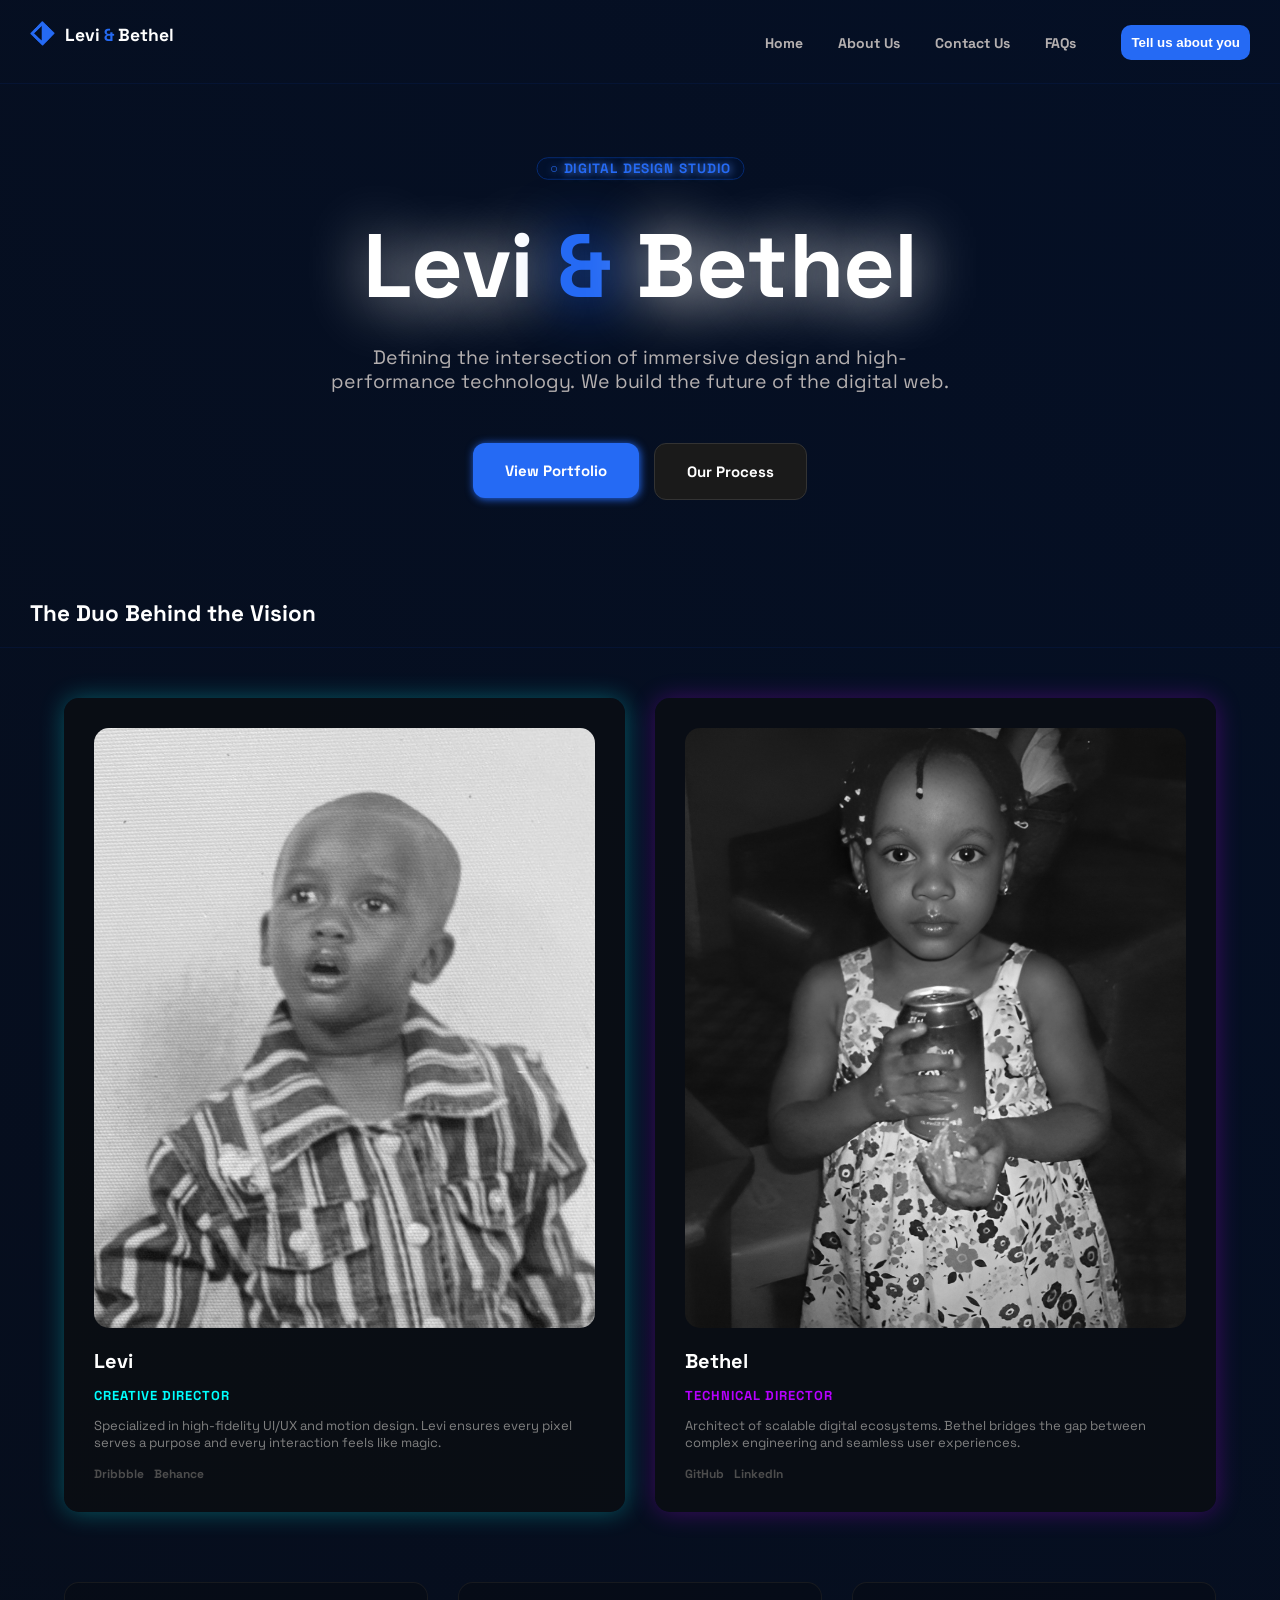
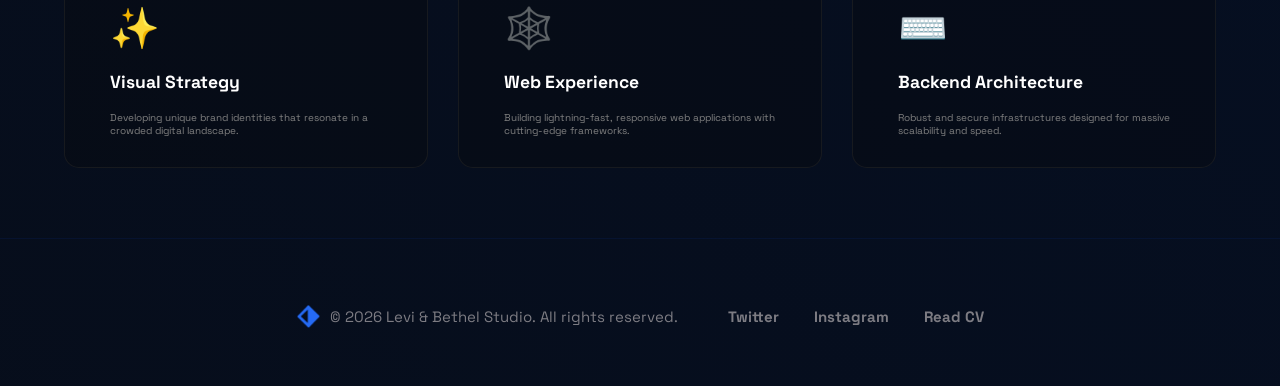
<file: index.html>
<!DOCTYPE html>
<html lang="en">
<head>
  <meta charset="UTF-8">
  <meta name="viewport" content="width=device-width, initial-scale=1.0">
  <title>Levi & Bethel</title>
  <link rel="icon" href="./assets/logo.png">
  <link rel="stylesheet" href="./styles.css">
</head>
<body>
  <nav>
    <div id="logo">
      <img src="./assets/logo.png" alt="logo">
      <h3>Levi <span style="color: #256af4">&</span> Bethel</h3>
    </div>
    <div id="pages">
      <a href="./index.html">Home</a>
      <a href="./pages/about.html">About Us</a>
      <a href="./pages/contact.html">Contact Us</a>
      <a href="./pages/faq.html">FAQs</a>
      <a href="./pages/biodata.html"><button>Tell us about you</button></a>
    </div>
  </nav>
  <hr>
  <div id="home-box1">
    <p>&cir; DIGITAL DESIGN STUDIO</p>
    <h1>Levi <span style="color: #256af4">&</span> Bethel</h1>
    <p>Defining the intersection of immersive design and high-performance technology. We build the future of the digital web.</p>
  </div>
  <div id="home-box2">
    <a href="./pages/about.html"><button id="b1">View Portfolio</button></a>
    <a href="./pages/faq.html"><button id="b2">Our Process</button></a>
  </div>
  <h2 style="margin-left: 30px;">The Duo Behind the Vision</h2>
  <hr>
  <div id="cards">
    <div id="card1">
      <img src="./assets/levi.jpeg" alt="Levi">
      <p>Levi</p>
      <p>CREATIVE DIRECTOR</p>
      <p>Specialized in high-fidelity UI/UX and motion design. Levi ensures every pixel serves a purpose and every interaction feels like magic.</p>
      <div id="links1">
        <a href="#">Dribbble</a>
        <a href="#">Behance</a>
      </div>
    </div>
    <div id="card2">
      <img src="./assets/bethel.png" alt="Bethel">
      <p>Bethel</p>
      <p>TECHNICAL DIRECTOR</p>
      <p>Architect of scalable digital ecosystems. Bethel bridges the gap between complex engineering and seamless user experiences.</p>
      <div id="links2">
        <a href="#">GitHub</a>
        <a href="#">LinkedIn</a>
      </div>
    
    </div>
  </div>
  <div id="bottom-cards">
    <div id="bottom-card1">
      <p>✨</p>
      <h3>Visual Strategy</h3>
      <p>Developing unique brand identities that resonate in a crowded digital landscape.</p>
    </div>
    <div id="bottom-card2">
      <p>🕸️</p>
      <h3>Web Experience</h3>
      <p>Building lightning-fast, responsive web applications with cutting-edge frameworks.</p>
    </div>
    <div id="bottom-card3">
      <p>⌨️</p>
      <h3>Backend Architecture</h3>
      <p>Robust and secure infrastructures designed for massive scalability and speed.</p>
    </div>
  </div>
  <button id="backToTop">&uArr;</button>
  <hr>
  <footer>
    <div>
      <img src="./assets/logo.png" alt="logo">
      <p>&copy; 2026 Levi & Bethel Studio. All rights reserved.</p>
    </div>
    <div>
      <a href="#">Twitter</a>
      <a href="#">Instagram</a>
      <a href="#">Read CV</a>
    </div>
  </footer>
  <script>
    const backToTopBtn = document.getElementById("backToTop");


    window.addEventListener("scroll", () => {
        if (document.body.scrollTop > 200 || document.documentElement.scrollTop > 200) {
            backToTopBtn.style.display = "block";
        } else {
            backToTopBtn.style.display = "none";
        }
    });

    backToTopBtn.addEventListener("click", () => {
        window.scrollTo({
            top: 0,
            behavior: "smooth"
        });
    });
</script>
</body>
</html>
</file>
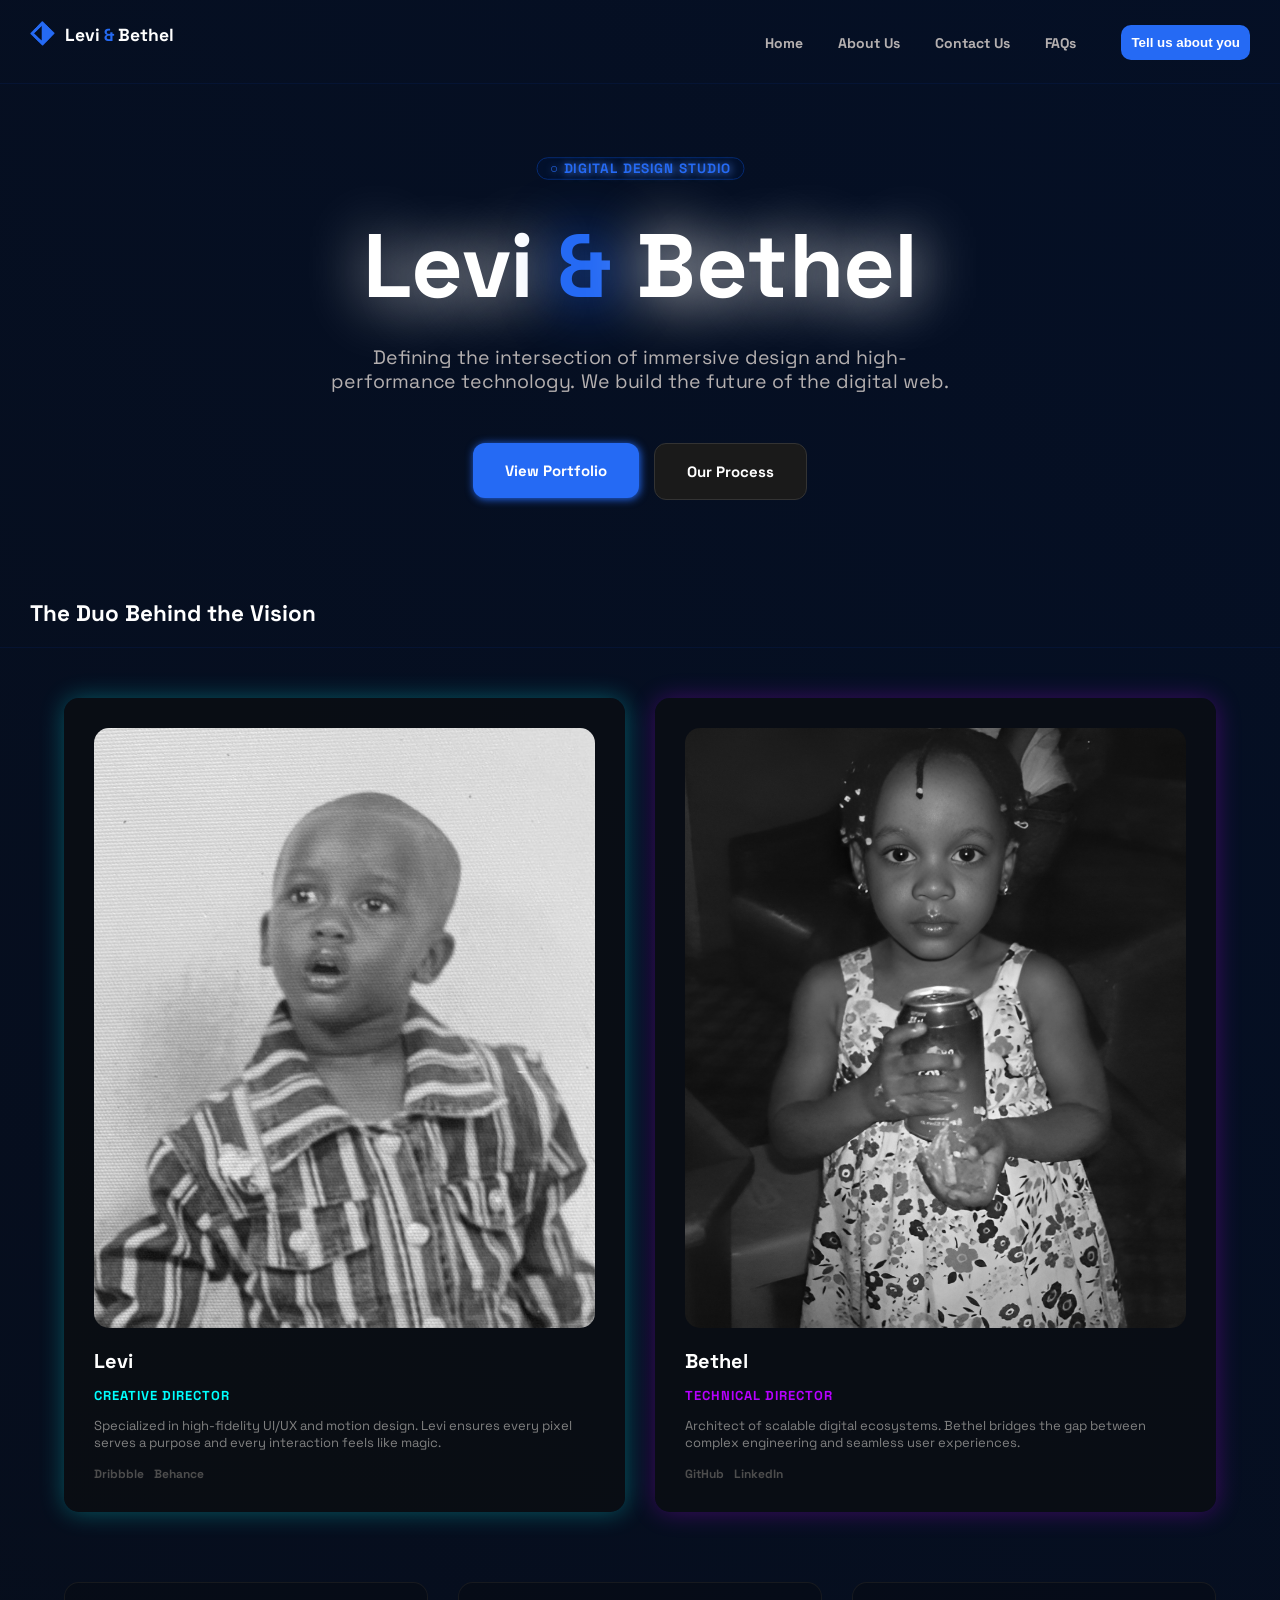
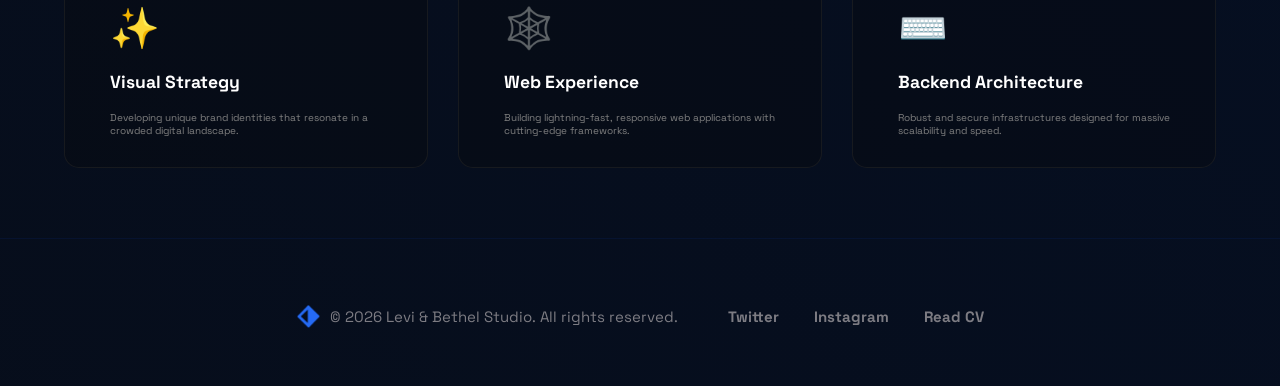
<file: docs/index.html>
<!DOCTYPE html>
<html lang="en">
<head>
  <meta charset="UTF-8">
  <meta name="viewport" content="width=device-width, initial-scale=1.0">
  <title>Levi & Bethel</title>
  <link rel="icon" href="/assets/logo.png">
  <link rel="stylesheet" href="/styles.css">
</head>
<body>
  <nav>
    <div id="logo">
      <img src="/assets/logo.png" alt="logo">
      <h3>Levi <span style="color: #256af4">&</span> Bethel</h3>
    </div>
    <div id="pages">
      <a href="./index.html">Home</a>
      <a href="./about.html">About Us</a>
      <a href="./contact.html">Contact Us</a>
      <a href="./faq.html">FAQs</a>
      <a href="./biodata.html"><button>Tell us about you</button></a>
    </div>
  </nav>
  <hr>
  <div id="home-box1">
    <p>&cir; DIGITAL DESIGN STUDIO</p>
    <h1>Levi <span style="color: #256af4">&</span> Bethel</h1>
    <p>Defining the intersection of immersive design and high-performance technology. We build the future of the digital web.</p>
  </div>
  <div id="home-box2">
    <a href="./about.html"><button id="b1">View Portfolio</button></a>
    <a href="./faq.html"><button id="b2">Our Process</button></a>
  </div>
  <h2 style="margin-left: 30px;">The Duo Behind the Vision</h2>
  <hr>
  <div id="cards">
    <div id="card1">
      <img src="/assets/levi.jpeg" alt="Levi">
      <p>Levi</p>
      <p>CREATIVE DIRECTOR</p>
      <p>Specialized in high-fidelity UI/UX and motion design. Levi ensures every pixel serves a purpose and every interaction feels like magic.</p>
      <div id="links1">
        <a href="#">Dribbble</a>
        <a href="#">Behance</a>
      </div>
    </div>
    <div id="card2">
      <img src="/assets/bethel.png" alt="Bethel">
      <p>Bethel</p>
      <p>TECHNICAL DIRECTOR</p>
      <p>Architect of scalable digital ecosystems. Bethel bridges the gap between complex engineering and seamless user experiences.</p>
      <div id="links2">
        <a href="#">GitHub</a>
        <a href="#">LinkedIn</a>
      </div>
    
    </div>
  </div>
  <div id="bottom-cards">
    <div id="bottom-card1">
      <p>✨</p>
      <h3>Visual Strategy</h3>
      <p>Developing unique brand identities that resonate in a crowded digital landscape.</p>
    </div>
    <div id="bottom-card2">
      <p>🕸️</p>
      <h3>Web Experience</h3>
      <p>Building lightning-fast, responsive web applications with cutting-edge frameworks.</p>
    </div>
    <div id="bottom-card3">
      <p>⌨️</p>
      <h3>Backend Architecture</h3>
      <p>Robust and secure infrastructures designed for massive scalability and speed.</p>
    </div>
  </div>
  <button id="backToTop">&uArr;</button>
  <hr>
  <footer>
    <div>
      <img src="/assets/logo.png" alt="logo">
      <p>&copy; 2026 Levi & Bethel Studio. All rights reserved.</p>
    </div>
    <div>
      <a href="#">Twitter</a>
      <a href="#">Instagram</a>
      <a href="#">Read CV</a>
    </div>
  </footer>
  <script>
    const backToTopBtn = document.getElementById("backToTop");


    window.addEventListener("scroll", () => {
        if (document.body.scrollTop > 200 || document.documentElement.scrollTop > 200) {
            backToTopBtn.style.display = "block";
        } else {
            backToTopBtn.style.display = "none";
        }
    });

    backToTopBtn.addEventListener("click", () => {
        window.scrollTo({
            top: 0,
            behavior: "smooth"
        });
    });
</script>
</body>
</html>
</file>
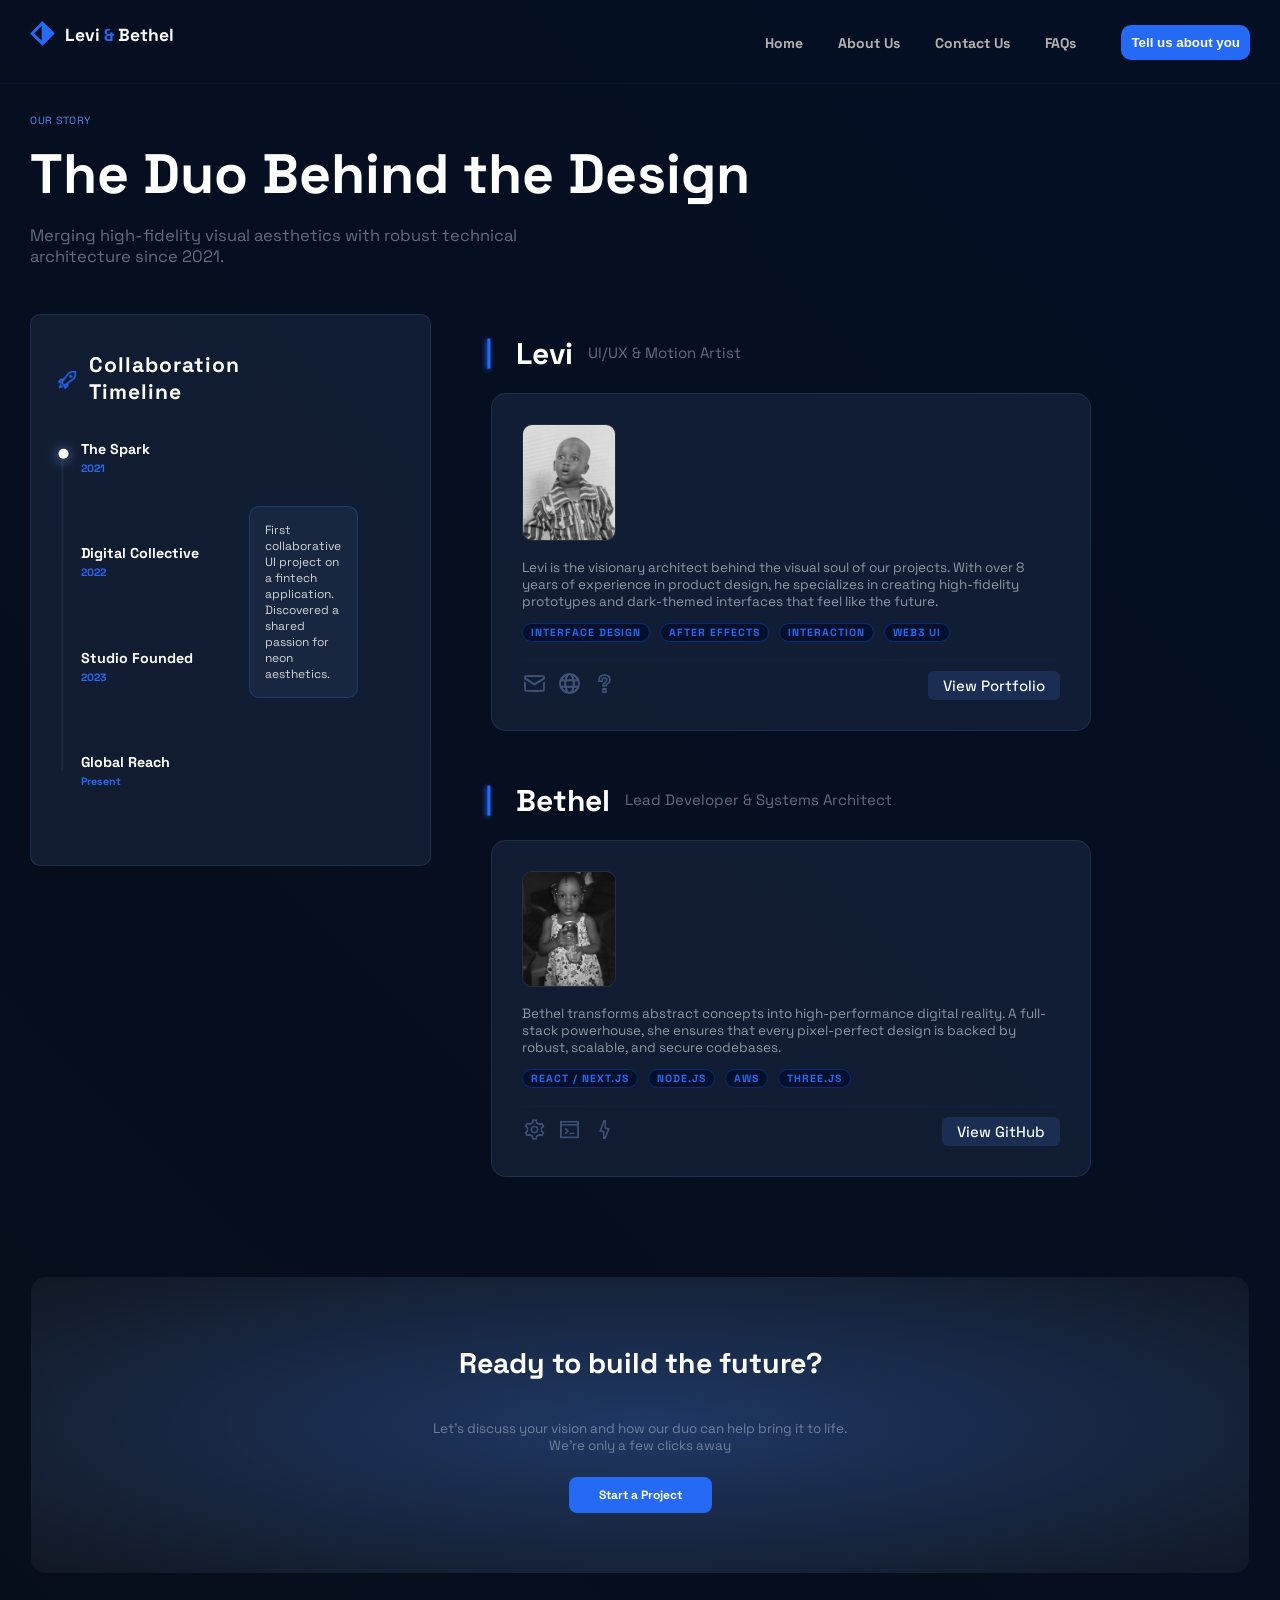
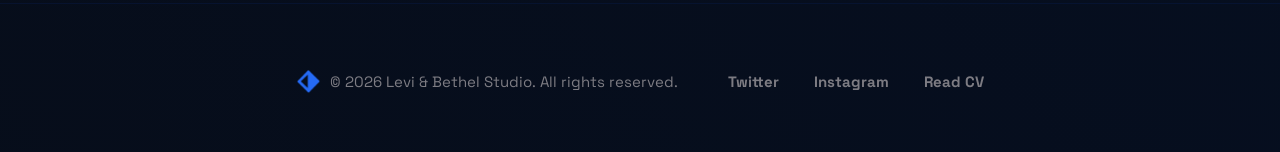
<file: docs/about.html>
<!DOCTYPE html>
<html lang="en">
<head>
  <meta charset="UTF-8">
  <meta name="viewport" content="width=device-width, initial-scale=1.0">
  <title>Levi & Bethel</title>
  <link rel="icon" href="/assets/logo.png">
  <link rel="stylesheet" href="/styles.css">
</head>
<body>
  <nav>
    <div id="logo">
      <img src="/assets/logo.png" alt="logo">
      <h3>Levi <span style="color: #256af4">&</span> Bethel</h3>
    </div>
    <div id="pages">
      <a href="./index.html">Home</a>
      <a href="./about.html">About Us</a>
      <a href="./contact.html">Contact Us</a>
      <a href="./faq.html">FAQs</a>
      <a href="./biodata.html"><button>Tell us about you</button></a>
    </div>
  </nav>
  <hr>
  <div id="about-head">
    <pre>OUR STORY</pre>
    <h1>The Duo Behind the Design</h1>
    <p>Merging high-fidelity visual aesthetics with robust technical <br>architecture since 2021.</p>
  </div>
  <div id="about-boxes">
    <div id="timeline">
      <div class="title">
        <img src="/assets/launch.png" alt="">
        <h3>Collaboration Timeline</h3>
      </div>
      <div id="time">
        <input type="range" min="1" max="4" value="1" id="timeline-slider" step=".1">
        <div id="timeline-labels">
          <p>The Spark <br><span>2021</span></p>
          <p>Digital Collective <br><span>2022</span></p>
          <p>Studio Founded <br><span>2023</span></p>
          <p>Global Reach <br><span>Present</span></p>
        </div>
        <p id="timeline-progress">First collaborative UI project on a fintech application. Discovered a shared passion for neon aesthetics.
        </p>
      </div>

    </div>
    <div id="about-us">
      <div class="about-cards">
        <div class="card-head">
          <h1>Levi</h1>
          <p>UI/UX & Motion Artist</p>
        </div>
        <div class="about-card">
          <img src="/assets/levi.jpeg" alt="" class="about-img">
          <p>Levi is the visionary architect behind the visual soul of our projects. With over 8 years of experience in product design, he specializes in creating high-fidelity prototypes and dark-themed interfaces that feel like the future.</p>
          <div class="skills">
            <span>INTERFACE DESIGN</span>
            <span>AFTER EFFECTS</span>
            <span>INTERACTION</span>
            <span>WEB3 UI</span>
          </div>
          <hr>
          <div class="bottom-bit">
            <div class="icons">
              <img src="/assets/mail.png" alt="">
              <img src="/assets/globe.png" alt="">
              <img src="/assets/question.png" alt="">
            </div>
            <a href="#">View Portfolio</a>
          </div>
        </div>

      </div>
      <div class="about-cards">
        <div class="card-head">
          <h1>Bethel</h1>
          <p>Lead Developer & Systems Architect</p>
        </div>
        <div class="about-card">
          <img src="/assets/bethel.png" alt="" class="about-img">
          <p>Bethel transforms abstract concepts into high-performance digital reality. A full-stack powerhouse, she ensures that every pixel-perfect design is backed by robust, scalable, and secure codebases.</p>
          <div class="skills">
            <span>REACT / NEXT.JS</span>
            <span>NODE.JS</span>
            <span>AWS</span>
            <span>THREE.JS</span>
          </div>
          <hr>
          <div class="bottom-bit">
            <div class="icons">
              <img src="/assets/gear.png" alt="">
              <img src="/assets/code.png" alt="">
              <img src="/assets/bolt.png" alt="">
            </div>
            <a href="#">View GitHub</a>
          </div>
        </div>

      </div>

    </div>

  </div>

  <div id="about-bottom">
    <h3>Ready to build the future?</h3>
    <p>Let's discuss your vision and how our duo can help bring it to life. <br>We're only a few clicks away</p>
    <a href="./biodata.html">Start a Project</a>
  </div>
  <button id="backToTop">&uArr;</button>
  <hr>
  <footer>
    <div>
      <img src="/assets/logo.png" alt="logo">
      <p>&copy; 2026 Levi & Bethel Studio. All rights reserved.</p>
    </div>
    <div>
      <a href="#">Twitter</a>
      <a href="#">Instagram</a>
      <a href="#">Read CV</a>
    </div>
  </footer>
  <script>
    const backToTopBtn = document.getElementById("backToTop");


    window.addEventListener("scroll", () => {
        if (document.body.scrollTop > 200 || document.documentElement.scrollTop > 200) {
            backToTopBtn.style.display = "block";
        } else {
            backToTopBtn.style.display = "none";
        }
    });

    backToTopBtn.addEventListener("click", () => {
        window.scrollTo({
            top: 0,
            behavior: "smooth"
        });
    });

    const slider = document.getElementById("timeline-slider");
    const progress = document.getElementById("timeline-progress");
    const points = ["First collaborative Ul project on a fintech application. Discovered a shared passion for neon aesthetics.",
    "Formalized as a design-dev duo. Launched three award-winning crypto-portals.",
    "Established 'Levi & Bethel' Creative Studio in London. Expanded focus to immersive web experiences.",
    "Partnering with international tech giants to redefine modern web interaction design."];

    slider.addEventListener("input", () =>{
      progress.textContent = points[Math.floor(slider.value) - 1]
    })
</script>
</body>
</html>
</file>
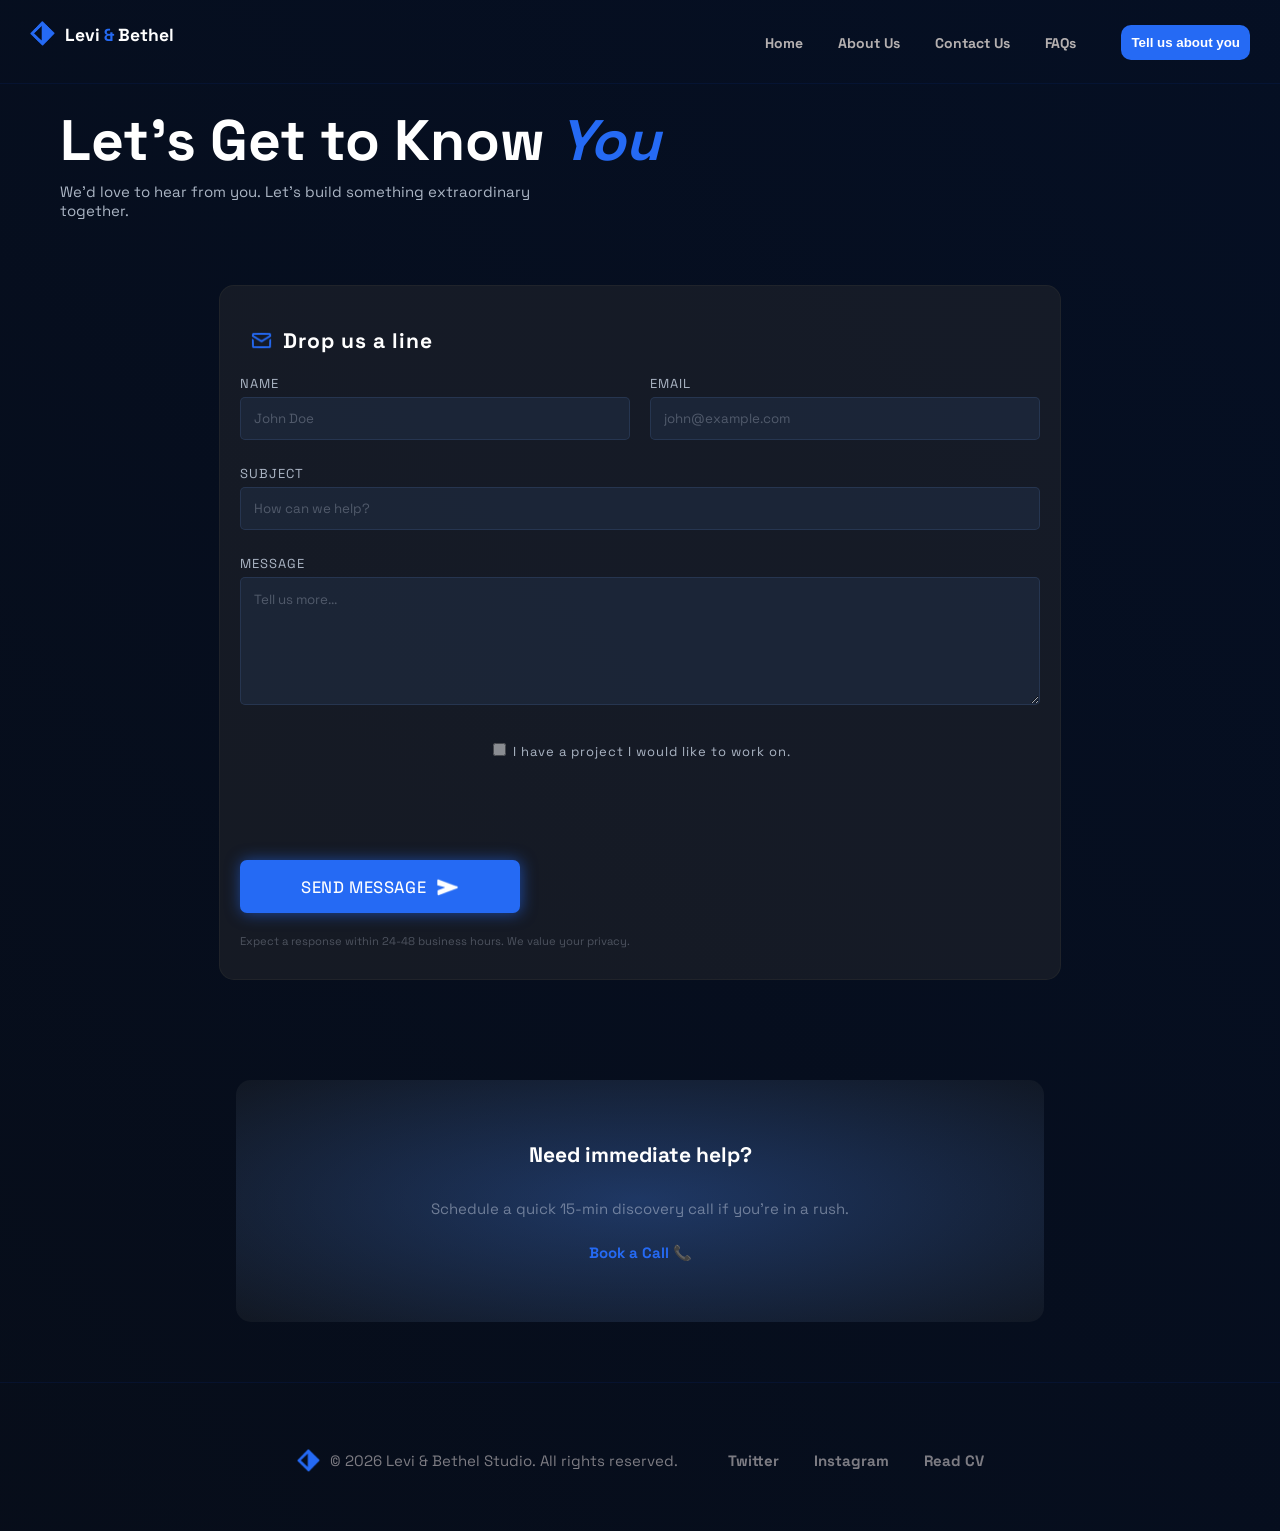
<file: docs/biodata.html>
<!DOCTYPE html>
<html lang="en">
<head>
  <meta charset="UTF-8">
  <meta name="viewport" content="width=device-width, initial-scale=1.0">
  <title>Levi & Bethel</title>
  <link rel="icon" href="/assets/logo.png">
  <link rel="stylesheet" href="/styles.css">
</head>
<body>
  <nav>
    <div id="logo">
      <img src="/assets/logo.png" alt="logo">
      <h3>Levi <span style="color: #256af4">&</span> Bethel</h3>
    </div>
    <div id="pages">
      <a href="./index.html">Home</a>
      <a href="./about.html">About Us</a>
      <a href="./contact.html">Contact Us</a>
      <a href="./faq.html">FAQs</a>
      <a href="./biodata.html"><button>Tell us about you</button></a>
    </div>
  </nav>
  <hr>
  <div class="bio-head1">
    <h1>Let's Get to Know <span>You</span></h1>
    <p>We'd love to hear from you. Let's build something extraordinary together.</p>
  </div>
  <form action="" class="form1">
    <div class="title">
      <img src="/assets/mail.png" alt="mail">
      <h3>Drop us a line</h3>
    </div>
    <div id="name-email">
      <div id="name">
        <label for="names">NAME</label>
        <input type="text" id="names" placeholder="John Doe">
      </div>
      <div id="email">
        <label for="emails">EMAIL</label>
        <input type="email" id="emails" placeholder="john@example.com">
      </div>
    </div>
    <div id="subject">
      <label for="subjects">SUBJECT</label>
      <input type="text" id="subjects" placeholder="How can we help?">
    </div>
    <div id="message">
      <label for="messages">MESSAGE</label>
      <textarea id="messages" placeholder="Tell us more..."></textarea>
    </div>
    <label id="show">
      <input type="checkbox" id="show-more">
       I have a project I would like to work on.
    </label>
    <div class="hidden" id="project-part">
      <hr>
      <div id="basics">
        <h3>ℹ️ Project Basics</h3>
        <label for="pname">PROJECT NAME</label>
        <input type="text" id="pname" placeholder="What is the name of your venture?">
        <div id="company-info">
          <div id="comp-name">
            <label for="company">COMPANY/ORGANIZATION</label>
            <input type="text" placeholder="Where do you work?" id="company">
          </div>
          <div id="comp-role">
            <label for="role">ROLE</label>
            <input type="text" placeholder="Your Position" id="role">
          </div>
        </div>
      </div>
      <hr>
      <div id="budget">
        <h3>🪙 Budget & Timeline</h3>
        <div id="heads">
          <label for="slider">ESTIMATED BUDGET RANGE</label>
          <pre>SELECT RANGE</pre>
        </div>
        <div id="slide">
          <input type="range"id="slider" min="1" max="5" step=".1" value="3" name="range">
          <div id="labels">
            <span>$5,000</span>
            <span>$25,000</span>
            <span>$50,000</span>
            <span>$75,000</span>
            <span>$100,000+</span>
          </div>
        </div>
        <pre id="selected">SELECTED: <span id="slide-value">$50,000</span></pre>
        <div id="heads2">
          <label for="date">TARGET LAUNCH DATE</label>
          <input type="date" id="date">
        </div>
      </div>
      <hr>
      <div id="details">
        <h3>📄 Project Details</h3>
        <label for="text-area">TELL US ABOUT YOUR VISION</label>
        <textarea id="text-area" placeholder="Describe the problem you're solving, your goals, and any specific requirements..."></textarea>
        <label>
          <input type="checkbox"> I'm interested in long-term maintenance partnership
        </label>
      </div>
    </div>
    <div id="form-button">
      <button type="submit">SEND MESSAGE <img src="/assets/send.png" alt=""></button>
    </div>
    <p>Expect a response within 24-48 business hours. We value your privacy.</p>
  </form>
  <div id="bio-head2">
    <h3>Need immediate help?</h3>
    <p>Schedule a quick 15-min discovery call if you're in a rush.</p>
    <a href="./contact.html">Book a Call 📞</a>
  </div>
  <button id="backToTop">&uArr;</button>
  <hr>
  <footer>
    <div>
      <img src="/assets/logo.png" alt="logo">
      <p>&copy; 2026 Levi & Bethel Studio. All rights reserved.</p>
    </div>
    <div>
      <a href="#">Twitter</a>
      <a href="#">Instagram</a>
      <a href="#">Read CV</a>
    </div>
  </footer>
  <script>
    const backToTopBtn = document.getElementById("backToTop");
    window.addEventListener("scroll", () => {
        if (document.body.scrollTop > 200 || document.documentElement.scrollTop > 200) {
            backToTopBtn.style.display = "block";
        } else {
            backToTopBtn.style.display = "none";
        }
    });

    backToTopBtn.addEventListener("click", () => {
        window.scrollTo({
            top: 0,
            behavior: "smooth"
        });
    });

    const checkbox = document.getElementById('show-more');
    const projectPart = document.getElementById('project-part');

    checkbox.addEventListener('change', () => {
    projectPart.style.display = checkbox.checked ? 'block' : 'none';
    });

    const slider = document.getElementById('slider');
    const output = document.getElementById('slide-value');
    const labels = ["$5,000", "$25,000", "$50,000", "$75,000", "$100,000+"];

    slider.addEventListener("input", () => {
      if(slider.value == Math.round(slider.value)){
        output.textContent = labels[Math.floor(slider.value) - 1] + "";
      }
      else{
        output.textContent = labels[Math.floor(slider.value) - 1] + "+";
      }
    });
</script>
</body>
</html>
</file>
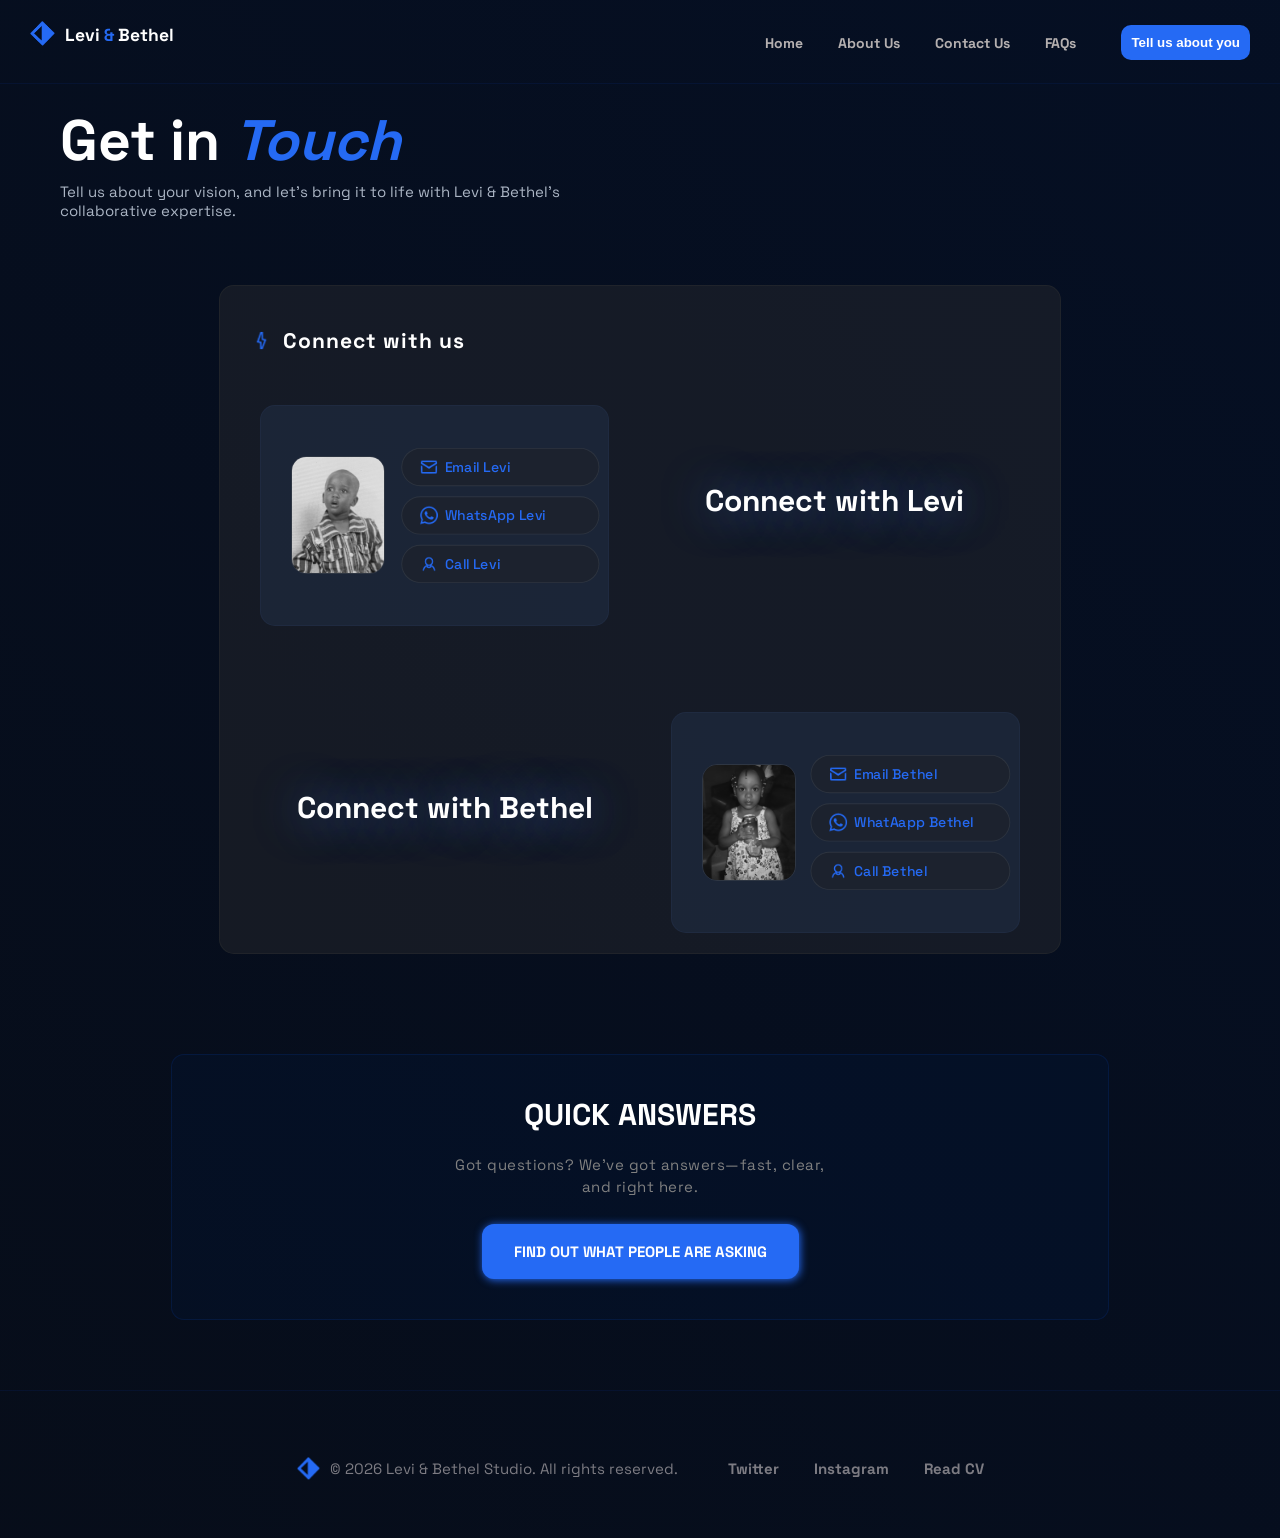
<file: docs/contact.html>
<!DOCTYPE html>
<html lang="en">
<head>
  <meta charset="UTF-8">
  <meta name="viewport" content="width=device-width, initial-scale=1.0">
  <title>Levi & Bethel</title>
  <link rel="icon" href="/assets/logo.png">
  <link rel="stylesheet" href="/styles.css">
</head>
<body>
  <nav>
    <div id="logo">
      <img src="/assets/logo.png" alt="logo">
      <h3>Levi <span style="color: #256af4">&</span> Bethel</h3>
    </div>
    <div id="pages">
      <a href="./index.html">Home</a>
      <a href="./about.html">About Us</a>
      <a href="./contact.html">Contact Us</a>
      <a href="./faq.html">FAQs</a>
      <a href="./biodata.html"><button>Tell us about you</button></a>
    </div>
  </nav>
  <hr>
  <div class="bio-head1">
    <h1>Get in <span>Touch</span></h1>
    <p>Tell us about your vision, and let's bring it to life with Levi & Bethel's collaborative expertise.</p>
  </div>
  <div class="form1" style="width: 70%;">
    <div class="title">
      <img src="/assets/bolt.png" alt="connect">
      <h3>Connect with us</h3>
    </div>
    <div id="connect-div">
      <div class="connect-box">
        <div class="connect-cards">
        <img src="/assets/levi.jpeg" alt="Levi" class="img-card">
        <div class="contacts">
          <div class="contact">
          <img src="/assets/mail.png" alt="">
          <a href="mailto:okontal6431@student.babcock.edu.ng" target="_blank">Email Levi</a>
        </div>
        <div class="contact">
          <img src="/assets/whatsapp.png" alt="">
          <a href="https://wa.me/2349130100937" target="_blank">WhatsApp Levi</a>
        </div>
        <div class="contact">
          <img src="/assets/contact.png" alt="">
          <a href="tel:09130100937" target="_blank">Call Levi</a>
        </div>
        </div>
      </div>
      <p>Connect with Levi</p>
    </div>
      <hr>
      <div class="connect-box" style="flex-direction: row-reverse;">
      <div class="connect-cards">
        <img src="/assets/bethel.png" alt="Bethel" class="img-card">
        <div class="contacts">
          <div class="contact">
          <img src="/assets/mail.png" alt="" target="_blank">
          <a href="mailto:onyealilachib0850@student.babcock.edu.ng">Email Bethel</a>
        </div>
        <div class="contact">
          <img src="/assets/whatsapp.png" alt="">
          <a href="https://wa.me/2347079583047" target="_blank">WhatAapp Bethel</a>
        </div>
        <div class="contact">
          <img src="/assets/contact.png" alt="" target="_blank">
          <a href="tel:07079583047">Call Bethel</a>
        </div>
        </div>
      </div>
      <p>Connect with Bethel</p>
      </div>
    </div>
  </div>
  <div class="faq-box2" id="contact-faq">
    <h1>QUICK ANSWERS</h1>
    <p>Got questions? We’ve got answers—fast, clear,<br> and right here.</p>
    <a href="./faq.html"><button>FIND OUT WHAT PEOPLE ARE ASKING</button></a>
  </div>
  <button id="backToTop">&uArr;</button>
  <hr>
  <footer>
    <div>
      <img src="/assets/logo.png" alt="logo">
      <p>&copy; 2026 Levi & Bethel Studio. All rights reserved.</p>
    </div>
    <div>
      <a href="#">Twitter</a>
      <a href="#">Instagram</a>
      <a href="#">Read CV</a>
    </div>
  </footer>
  <script>
    const backToTopBtn = document.getElementById("backToTop");


    window.addEventListener("scroll", () => {
        if (document.body.scrollTop > 200 || document.documentElement.scrollTop > 200) {
            backToTopBtn.style.display = "block";
        } else {
            backToTopBtn.style.display = "none";
        }
    });

    backToTopBtn.addEventListener("click", () => {
        window.scrollTo({
            top: 0,
            behavior: "smooth"
        });
    });
</script>
</body>
</html>
</file>
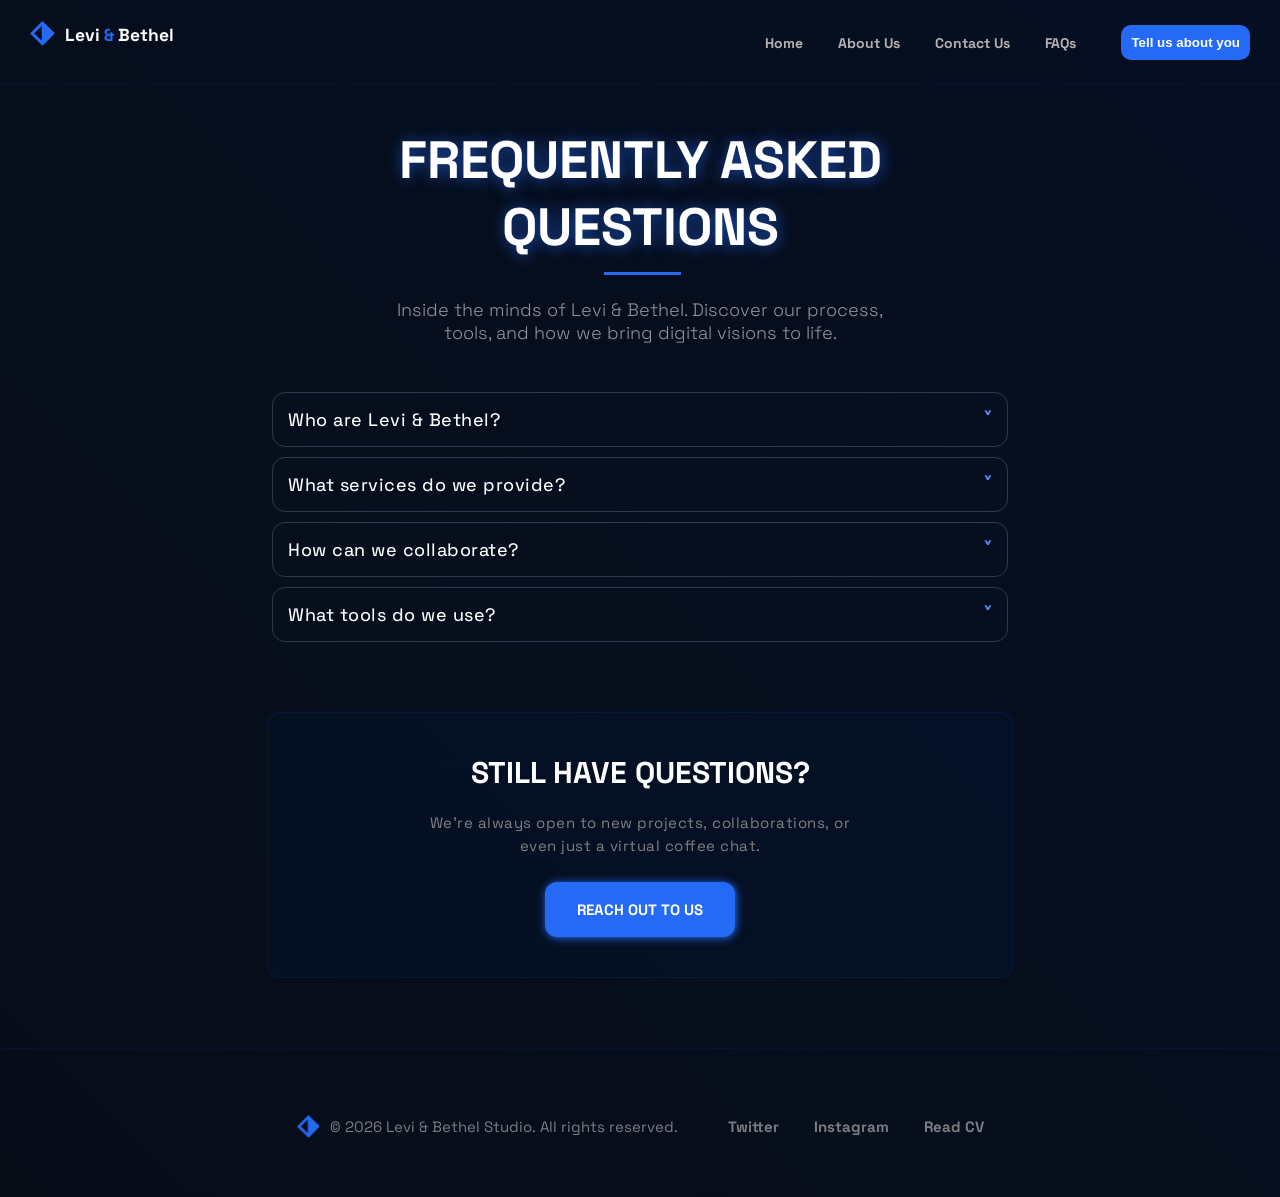
<file: docs/faq.html>
<!DOCTYPE html>
<html lang="en">
<head>
  <meta charset="UTF-8">
  <meta name="viewport" content="width=device-width, initial-scale=1.0">
  <title>Levi & Bethel</title>
  <link rel="icon" href="/assets/logo.png">
  <link rel="stylesheet" href="/styles.css">
</head>
<body>
  <nav>
    <div id="logo">
      <img src="/assets/logo.png" alt="logo">
      <h3>Levi <span style="color: #256af4">&</span> Bethel</h3>
    </div>
    <div id="pages">
      <a href="./index.html">Home</a>
      <a href="./about.html">About Us</a>
      <a href="./contact.html">Contact Us</a>
      <a href="./faq.html">FAQs</a>
      <a href="./biodata.html"><button>Tell us about you</button></a>
    </div>
  </nav>
  <hr>
  <div id="faq-box1">
    <h1>FREQUENTLY ASKED QUESTIONS</h1>
    <p>Inside the minds of Levi & Bethel. Discover our process, tools, and how we bring digital visions to life.</p>
  </div>
  <div id="faqs">
    <details>
      <summary>Who are Levi & Bethel?</summary>
      <p>We are a creative duo specializing in digital experiences, combining technical expertise with futuristic design aesthetics. Bethel handles the <span>Core Engineering</span> while Levi leads the <span>Visual Identity</span>. Together, we build products that exist at the intersection of function and art.</p>
    </details>
    <details>
      <summary>What services do we provide?</summary>
      <p>We offer a cohesive ecosystem of digital services designed to elevate brands into the future. Our core offerings include <span>End-to-End Product Development</span>, where we take a concept from initial wireframe to a fully functional, high-performance deployment. Additionally, we specialize in <span>Visual Systems & Branding</span>, creating immersive identities that resonate across digital landscapes, and <span>Interactive Motion Design</span> to ensure every user touchpoint feels fluid and intentional.</p>
    </details>
    <details>
      <summary>How can we collaborate?</summary>
      <p>Our process is built on high-touch partnership. We typically begin with a <span>Discovery Phase</span> to align our technical roadmap with your creative vision. Whether you are a startup looking for a groundbreaking MVP or an established brand seeking a visual overhaul, we operate through agile sprints to ensure transparency and rapid iteration. You can initiate the conversation by booking a consultation through our project portal—we prioritize projects that challenge the boundaries of conventional design.</p>
    </details>
    <details>
      <summary>What tools do we use?</summary>
      <p>We utilize a curated stack that balances cutting-edge performance with aesthetic flexibility. For visual architecture and interface design, we live in <span>Figma</span> and <span>Adobe Creative Cloud</span>. On the engineering front, we build robust, scalable products using <span>React, Next.js, and Three.js</span> for immersive 3D experiences. By leveraging modern frameworks and headless CMS solutions, we ensure that the "Art" Levi creates is supported by the unbreakable "Engine" Bethel builds.</p>
    </details>
  </div>

  <div class="faq-box2">
    <h1>STILL HAVE QUESTIONS?</h1>
    <p>We're always open to new projects, collaborations, or<br> even just a virtual coffee chat.</p>
    <a href="./contact.html"><button>REACH OUT TO US</button></a>
  </div>
  <button id="backToTop">&uArr;</button>
  <hr>
  <footer>
    <div>
      <img src="/assets/logo.png" alt="logo">
      <p>&copy; 2026 Levi & Bethel Studio. All rights reserved.</p>
    </div>
    <div>
      <a href="#">Twitter</a>
      <a href="#">Instagram</a>
      <a href="#">Read CV</a>
    </div>
  </footer>
  <script>
    const backToTopBtn = document.getElementById("backToTop");


    window.addEventListener("scroll", () => {
        if (document.body.scrollTop > 200 || document.documentElement.scrollTop > 200) {
            backToTopBtn.style.display = "block";
        } else {
            backToTopBtn.style.display = "none";
        }
    });

    backToTopBtn.addEventListener("click", () => {
        window.scrollTo({
            top: 0,
            behavior: "smooth"
        });
    });
</script>
</body>
</html>
</file>
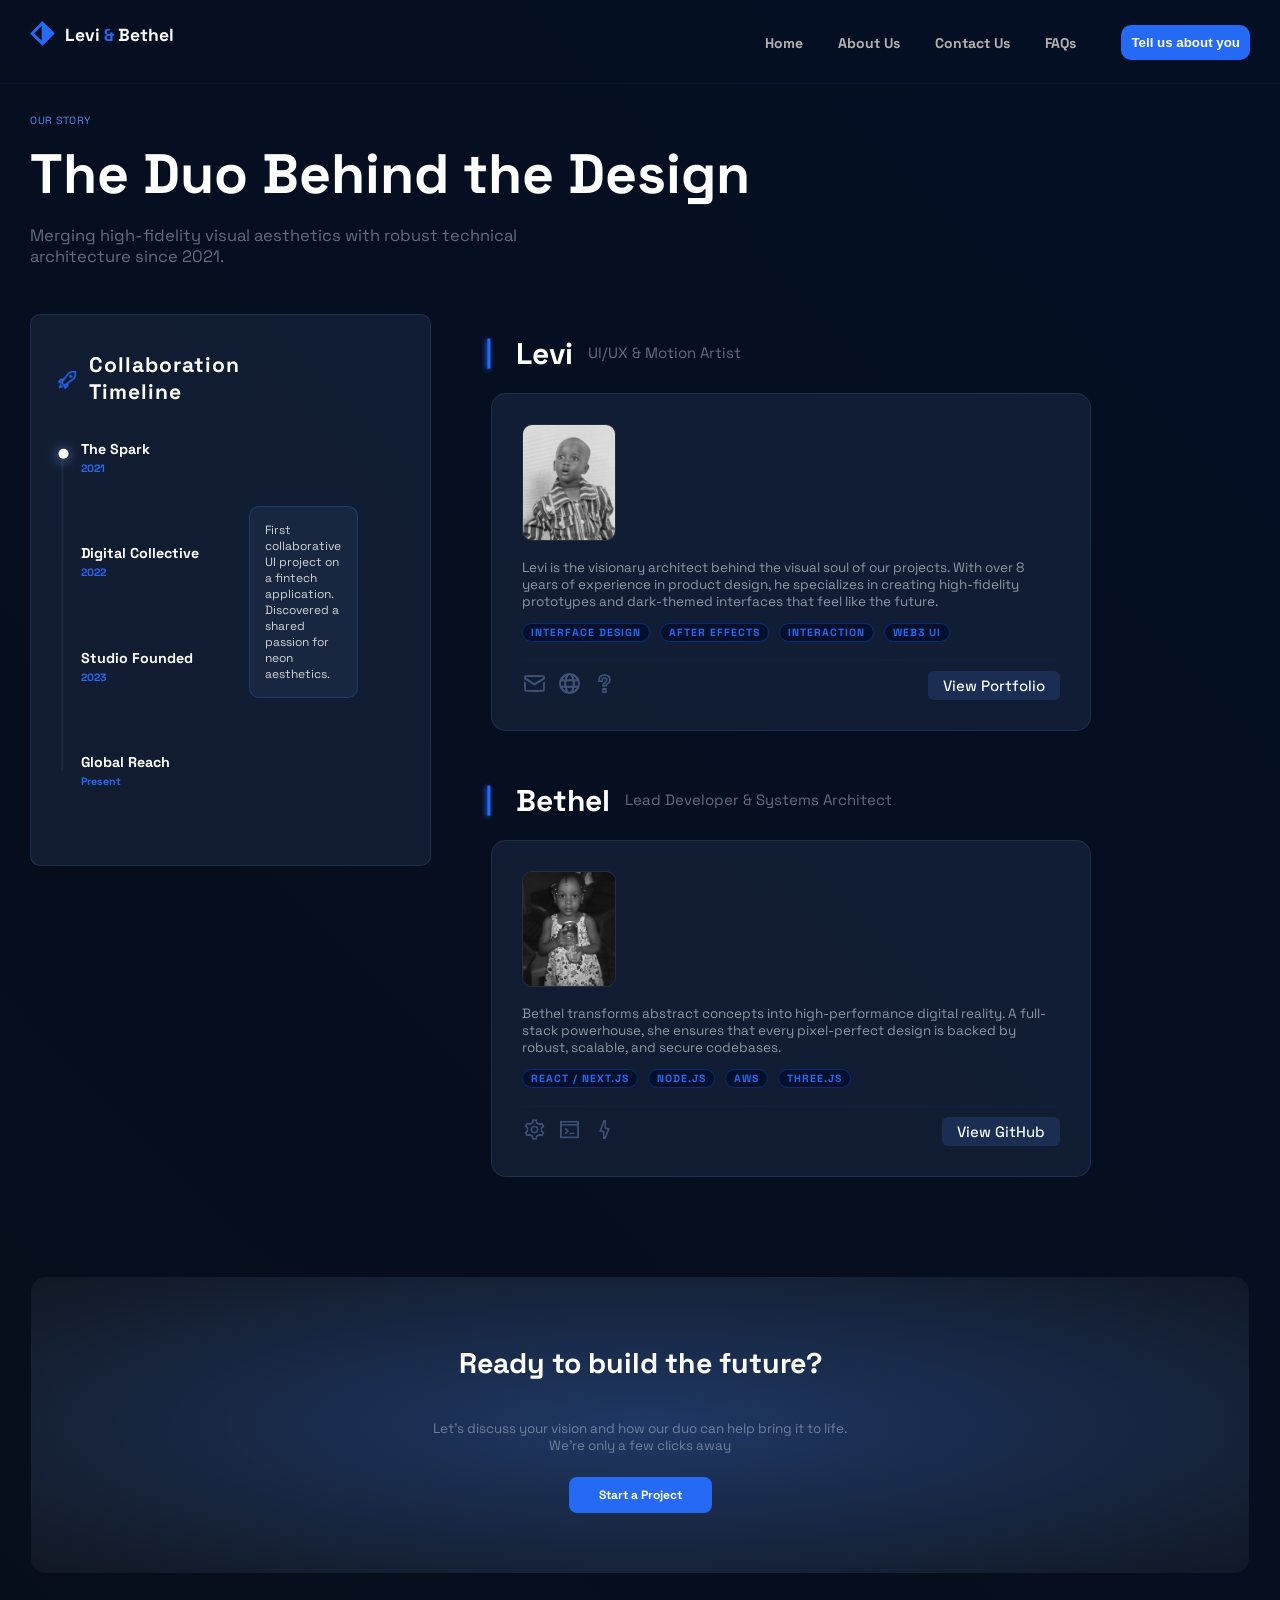
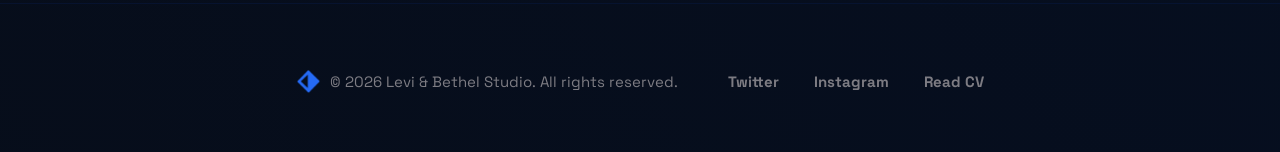
<file: pages/about.html>
<!DOCTYPE html>
<html lang="en">
<head>
  <meta charset="UTF-8">
  <meta name="viewport" content="width=device-width, initial-scale=1.0">
  <title>Levi & Bethel</title>
  <link rel="icon" href="../assets/logo.png">
  <link rel="stylesheet" href="../styles.css">
</head>
<body>
  <nav>
    <div id="logo">
      <img src="../assets/logo.png" alt="logo">
      <h3>Levi <span style="color: #256af4">&</span> Bethel</h3>
    </div>
    <div id="pages">
      <a href="../index.html">Home</a>
      <a href="./about.html">About Us</a>
      <a href="./contact.html">Contact Us</a>
      <a href="./faq.html">FAQs</a>
      <a href="./biodata.html"><button>Tell us about you</button></a>
    </div>
  </nav>
  <hr>
  <div id="about-head">
    <pre>OUR STORY</pre>
    <h1>The Duo Behind the Design</h1>
    <p>Merging high-fidelity visual aesthetics with robust technical <br>architecture since 2021.</p>
  </div>
  <div id="about-boxes">
    <div id="timeline">
      <div class="title">
        <img src="../assets/launch.png" alt="">
        <h3>Collaboration Timeline</h3>
      </div>
      <div id="time">
        <input type="range" min="1" max="4" value="1" id="timeline-slider" step=".1">
        <div id="timeline-labels">
          <p>The Spark <br><span>2021</span></p>
          <p>Digital Collective <br><span>2022</span></p>
          <p>Studio Founded <br><span>2023</span></p>
          <p>Global Reach <br><span>Present</span></p>
        </div>
        <p id="timeline-progress">First collaborative UI project on a fintech application. Discovered a shared passion for neon aesthetics.
        </p>
      </div>

    </div>
    <div id="about-us">
      <div class="about-cards">
        <div class="card-head">
          <h1>Levi</h1>
          <p>UI/UX & Motion Artist</p>
        </div>
        <div class="about-card">
          <img src="../assets/levi.jpeg" alt="" class="about-img">
          <p>Levi is the visionary architect behind the visual soul of our projects. With over 8 years of experience in product design, he specializes in creating high-fidelity prototypes and dark-themed interfaces that feel like the future.</p>
          <div class="skills">
            <span>INTERFACE DESIGN</span>
            <span>AFTER EFFECTS</span>
            <span>INTERACTION</span>
            <span>WEB3 UI</span>
          </div>
          <hr>
          <div class="bottom-bit">
            <div class="icons">
              <img src="../assets/mail.png" alt="">
              <img src="../assets/globe.png" alt="">
              <img src="../assets/question.png" alt="">
            </div>
            <a href="#">View Portfolio</a>
          </div>
        </div>

      </div>
      <div class="about-cards">
        <div class="card-head">
          <h1>Bethel</h1>
          <p>Lead Developer & Systems Architect</p>
        </div>
        <div class="about-card">
          <img src="../assets/bethel.png" alt="" class="about-img">
          <p>Bethel transforms abstract concepts into high-performance digital reality. A full-stack powerhouse, she ensures that every pixel-perfect design is backed by robust, scalable, and secure codebases.</p>
          <div class="skills">
            <span>REACT / NEXT.JS</span>
            <span>NODE.JS</span>
            <span>AWS</span>
            <span>THREE.JS</span>
          </div>
          <hr>
          <div class="bottom-bit">
            <div class="icons">
              <img src="../assets/gear.png" alt="">
              <img src="../assets/code.png" alt="">
              <img src="../assets/bolt.png" alt="">
            </div>
            <a href="#">View GitHub</a>
          </div>
        </div>

      </div>

    </div>

  </div>

  <div id="about-bottom">
    <h3>Ready to build the future?</h3>
    <p>Let's discuss your vision and how our duo can help bring it to life. <br>We're only a few clicks away</p>
    <a href="./biodata.html">Start a Project</a>
  </div>
  <button id="backToTop">&uArr;</button>
  <hr>
  <footer>
    <div>
      <img src="../assets/logo.png" alt="logo">
      <p>&copy; 2026 Levi & Bethel Studio. All rights reserved.</p>
    </div>
    <div>
      <a href="#">Twitter</a>
      <a href="#">Instagram</a>
      <a href="#">Read CV</a>
    </div>
  </footer>
  <script>
    const backToTopBtn = document.getElementById("backToTop");


    window.addEventListener("scroll", () => {
        if (document.body.scrollTop > 200 || document.documentElement.scrollTop > 200) {
            backToTopBtn.style.display = "block";
        } else {
            backToTopBtn.style.display = "none";
        }
    });

    backToTopBtn.addEventListener("click", () => {
        window.scrollTo({
            top: 0,
            behavior: "smooth"
        });
    });

    const slider = document.getElementById("timeline-slider");
    const progress = document.getElementById("timeline-progress");
    const points = ["First collaborative Ul project on a fintech application. Discovered a shared passion for neon aesthetics.",
    "Formalized as a design-dev duo. Launched three award-winning crypto-portals.",
    "Established 'Levi & Bethel' Creative Studio in London. Expanded focus to immersive web experiences.",
    "Partnering with international tech giants to redefine modern web interaction design."];

    slider.addEventListener("input", () =>{
      progress.textContent = points[Math.floor(slider.value) - 1]
    })
</script>
</body>
</html>
</file>
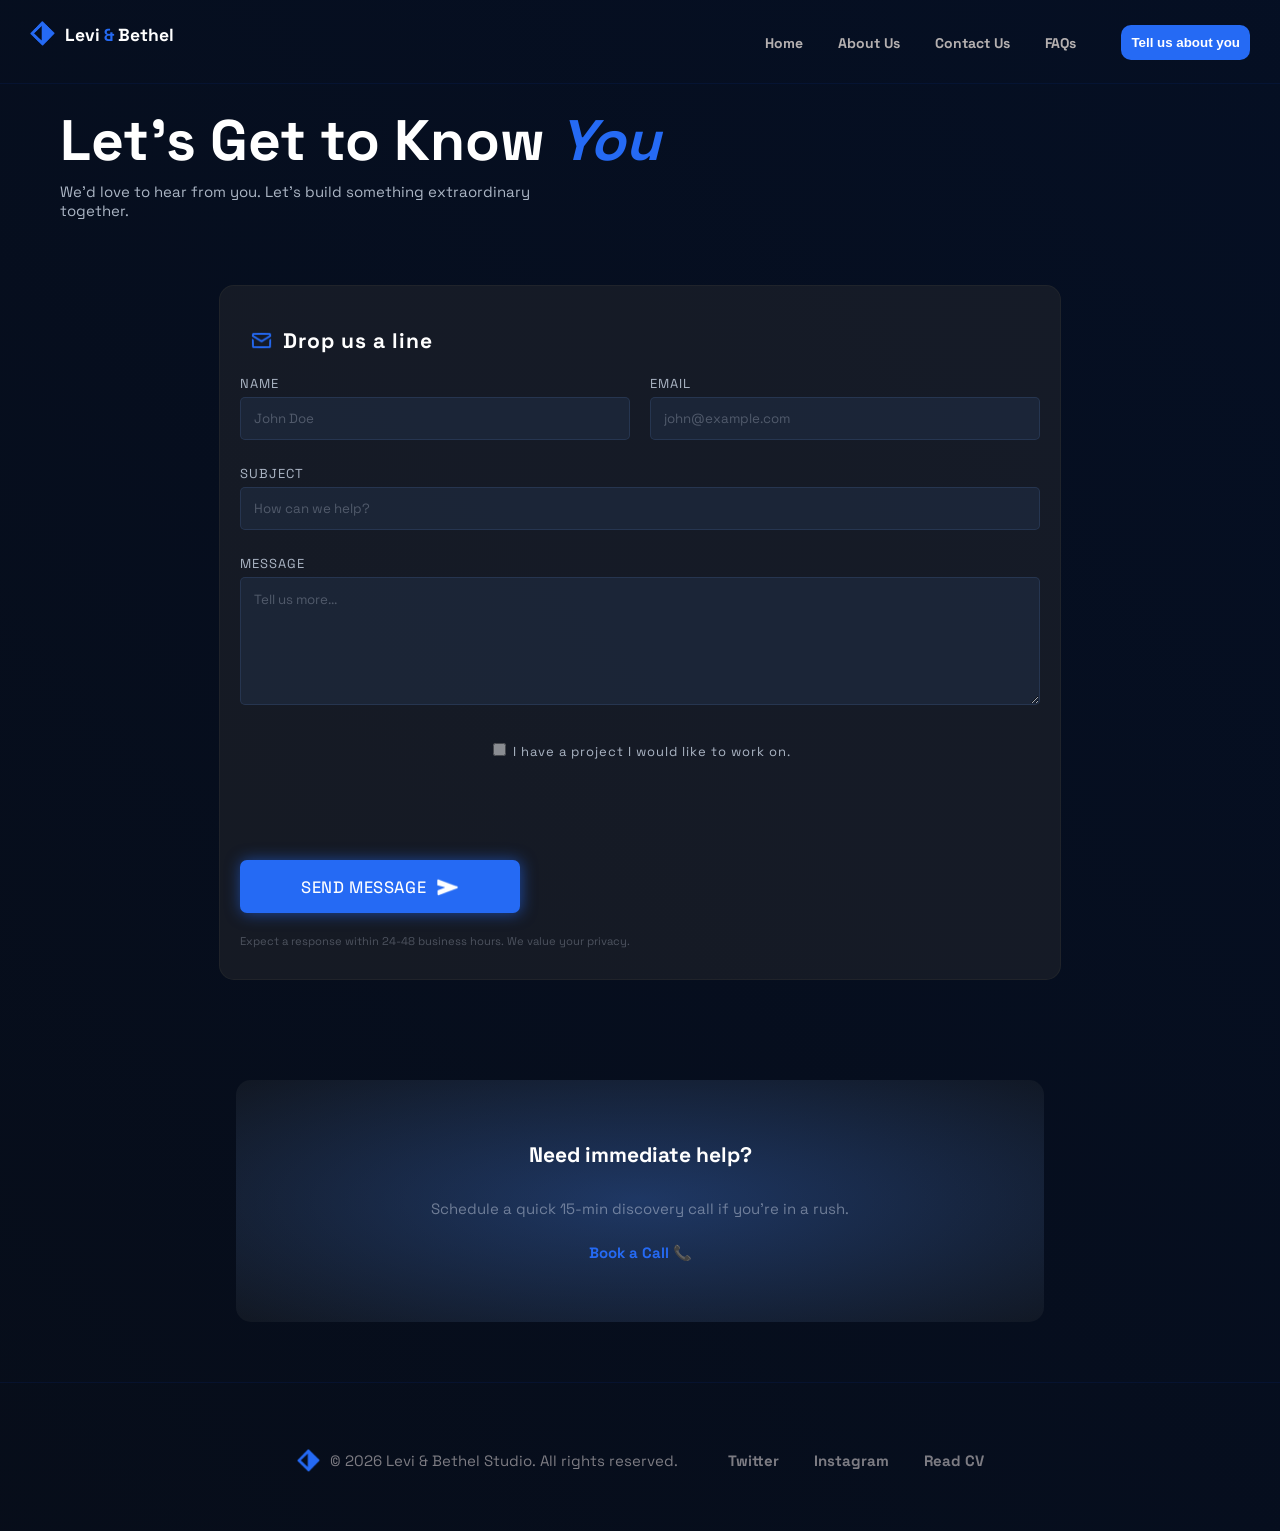
<file: pages/biodata.html>
<!DOCTYPE html>
<html lang="en">
<head>
  <meta charset="UTF-8">
  <meta name="viewport" content="width=device-width, initial-scale=1.0">
  <title>Levi & Bethel</title>
  <link rel="icon" href="../assets/logo.png">
  <link rel="stylesheet" href="../styles.css">
</head>
<body>
  <nav>
    <div id="logo">
      <img src="../assets/logo.png" alt="logo">
      <h3>Levi <span style="color: #256af4">&</span> Bethel</h3>
    </div>
    <div id="pages">
      <a href="../index.html">Home</a>
      <a href="./about.html">About Us</a>
      <a href="./contact.html">Contact Us</a>
      <a href="./faq.html">FAQs</a>
      <a href="./biodata.html"><button>Tell us about you</button></a>
    </div>
  </nav>
  <hr>
  <div class="bio-head1">
    <h1>Let's Get to Know <span>You</span></h1>
    <p>We'd love to hear from you. Let's build something extraordinary together.</p>
  </div>
  <form action="" class="form1">
    <div class="title">
      <img src="../assets/mail.png" alt="mail">
      <h3>Drop us a line</h3>
    </div>
    <div id="name-email">
      <div id="name">
        <label for="names">NAME</label>
        <input type="text" id="names" placeholder="John Doe">
      </div>
      <div id="email">
        <label for="emails">EMAIL</label>
        <input type="email" id="emails" placeholder="john@example.com">
      </div>
    </div>
    <div id="subject">
      <label for="subjects">SUBJECT</label>
      <input type="text" id="subjects" placeholder="How can we help?">
    </div>
    <div id="message">
      <label for="messages">MESSAGE</label>
      <textarea id="messages" placeholder="Tell us more..."></textarea>
    </div>
    <label id="show">
      <input type="checkbox" id="show-more">
       I have a project I would like to work on.
    </label>
    <div class="hidden" id="project-part">
      <hr>
      <div id="basics">
        <h3>ℹ️ Project Basics</h3>
        <label for="pname">PROJECT NAME</label>
        <input type="text" id="pname" placeholder="What is the name of your venture?">
        <div id="company-info">
          <div id="comp-name">
            <label for="company">COMPANY/ORGANIZATION</label>
            <input type="text" placeholder="Where do you work?" id="company">
          </div>
          <div id="comp-role">
            <label for="role">ROLE</label>
            <input type="text" placeholder="Your Position" id="role">
          </div>
        </div>
      </div>
      <hr>
      <div id="budget">
        <h3>🪙 Budget & Timeline</h3>
        <div id="heads">
          <label for="slider">ESTIMATED BUDGET RANGE</label>
          <pre>SELECT RANGE</pre>
        </div>
        <div id="slide">
          <input type="range"id="slider" min="1" max="5" step=".1" value="3" name="range">
          <div id="labels">
            <span>$5,000</span>
            <span>$25,000</span>
            <span>$50,000</span>
            <span>$75,000</span>
            <span>$100,000+</span>
          </div>
        </div>
        <pre id="selected">SELECTED: <span id="slide-value">$50,000</span></pre>
        <div id="heads2">
          <label for="date">TARGET LAUNCH DATE</label>
          <input type="date" id="date">
        </div>
      </div>
      <hr>
      <div id="details">
        <h3>📄 Project Details</h3>
        <label for="text-area">TELL US ABOUT YOUR VISION</label>
        <textarea id="text-area" placeholder="Describe the problem you're solving, your goals, and any specific requirements..."></textarea>
        <label>
          <input type="checkbox"> I'm interested in long-term maintenance partnership
        </label>
      </div>
    </div>
    <div id="form-button">
      <button type="submit">SEND MESSAGE <img src="../assets/send.png" alt=""></button>
    </div>
    <p>Expect a response within 24-48 business hours. We value your privacy.</p>
  </form>
  <div id="bio-head2">
    <h3>Need immediate help?</h3>
    <p>Schedule a quick 15-min discovery call if you're in a rush.</p>
    <a href="./contact.html">Book a Call 📞</a>
  </div>
  <button id="backToTop">&uArr;</button>
  <hr>
  <footer>
    <div>
      <img src="../assets/logo.png" alt="logo">
      <p>&copy; 2026 Levi & Bethel Studio. All rights reserved.</p>
    </div>
    <div>
      <a href="#">Twitter</a>
      <a href="#">Instagram</a>
      <a href="#">Read CV</a>
    </div>
  </footer>
  <script>
    const backToTopBtn = document.getElementById("backToTop");
    window.addEventListener("scroll", () => {
        if (document.body.scrollTop > 200 || document.documentElement.scrollTop > 200) {
            backToTopBtn.style.display = "block";
        } else {
            backToTopBtn.style.display = "none";
        }
    });

    backToTopBtn.addEventListener("click", () => {
        window.scrollTo({
            top: 0,
            behavior: "smooth"
        });
    });

    const checkbox = document.getElementById('show-more');
    const projectPart = document.getElementById('project-part');

    checkbox.addEventListener('change', () => {
    projectPart.style.display = checkbox.checked ? 'block' : 'none';
    });

    const slider = document.getElementById('slider');
    const output = document.getElementById('slide-value');
    const labels = ["$5,000", "$25,000", "$50,000", "$75,000", "$100,000+"];

    slider.addEventListener("input", () => {
      if(slider.value == Math.round(slider.value)){
        output.textContent = labels[Math.floor(slider.value) - 1] + "";
      }
      else{
        output.textContent = labels[Math.floor(slider.value) - 1] + "+";
      }
    });
</script>
</body>
</html>
</file>
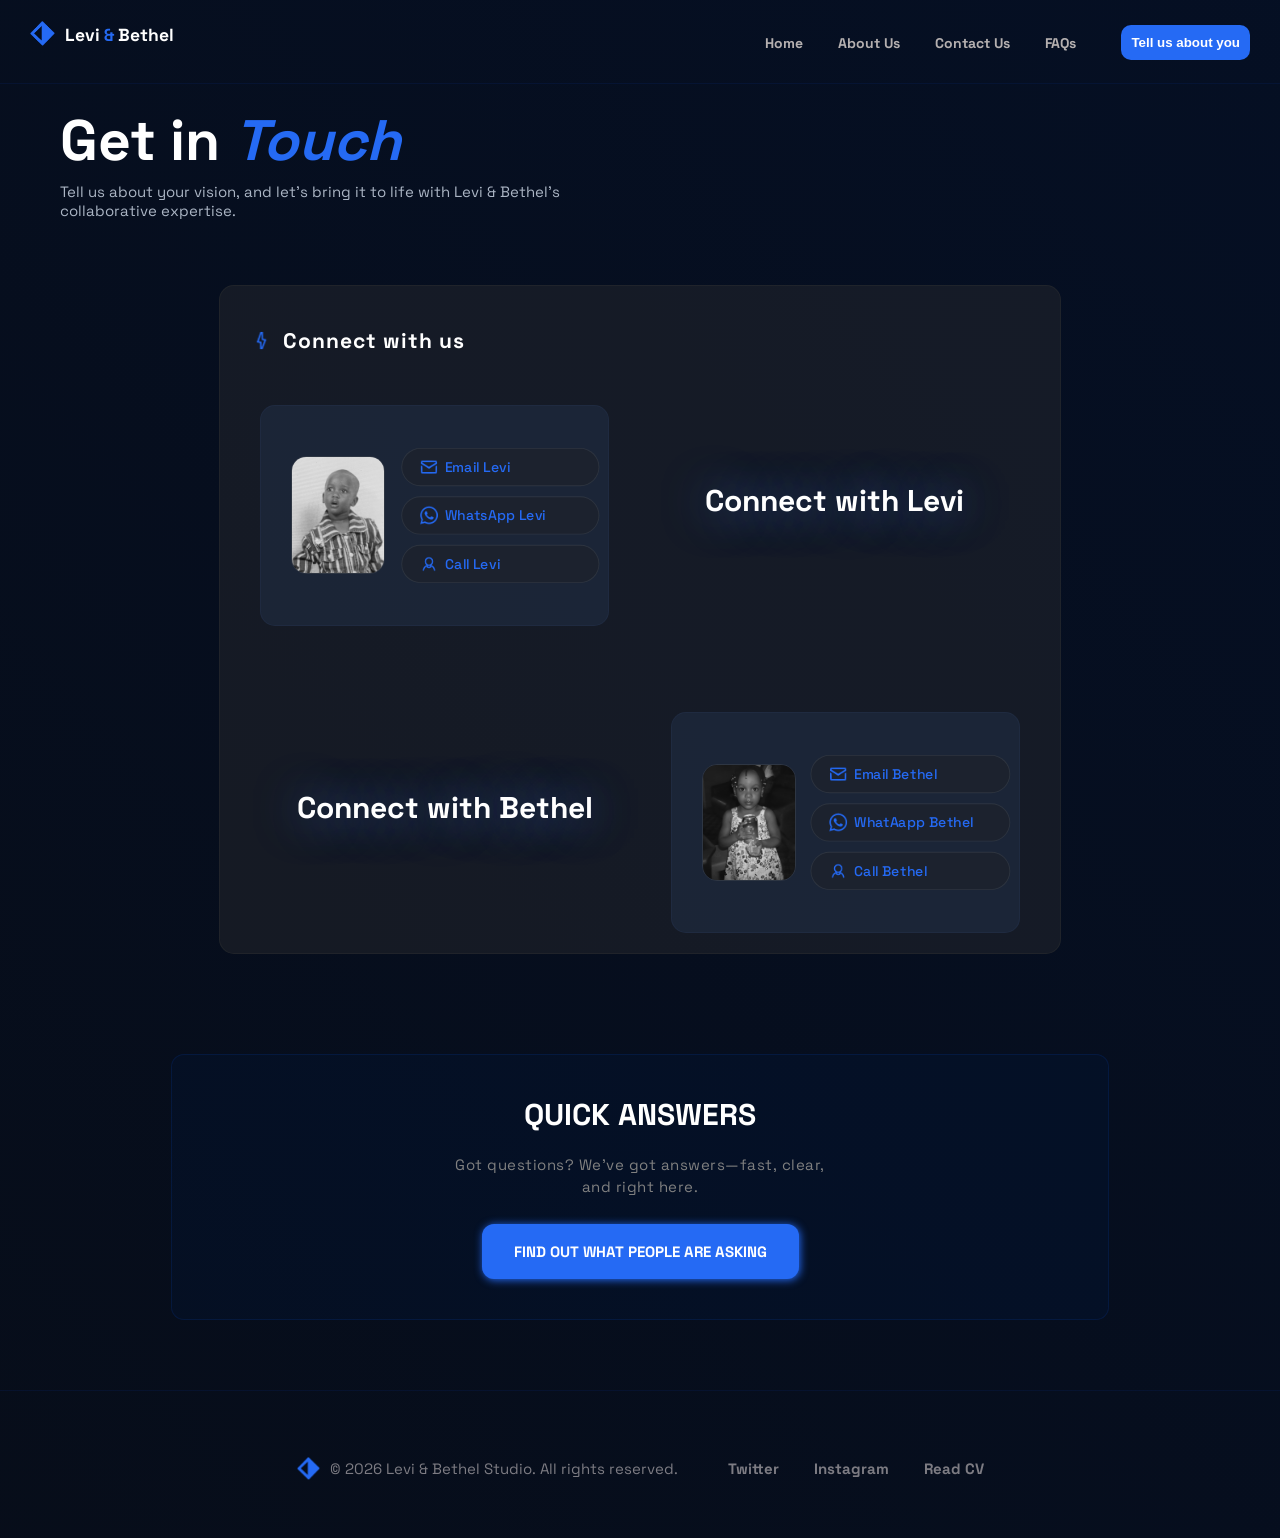
<file: pages/contact.html>
<!DOCTYPE html>
<html lang="en">
<head>
  <meta charset="UTF-8">
  <meta name="viewport" content="width=device-width, initial-scale=1.0">
  <title>Levi & Bethel</title>
  <link rel="icon" href="../assets/logo.png">
  <link rel="stylesheet" href="../styles.css">
</head>
<body>
  <nav>
    <div id="logo">
      <img src="../assets/logo.png" alt="logo">
      <h3>Levi <span style="color: #256af4">&</span> Bethel</h3>
    </div>
    <div id="pages">
      <a href="../index.html">Home</a>
      <a href="./about.html">About Us</a>
      <a href="./contact.html">Contact Us</a>
      <a href="./faq.html">FAQs</a>
      <a href="./biodata.html"><button>Tell us about you</button></a>
    </div>
  </nav>
  <hr>
  <div class="bio-head1">
    <h1>Get in <span>Touch</span></h1>
    <p>Tell us about your vision, and let's bring it to life with Levi & Bethel's collaborative expertise.</p>
  </div>
  <div class="form1" style="width: 70%;">
    <div class="title">
      <img src="../assets/bolt.png" alt="connect">
      <h3>Connect with us</h3>
    </div>
    <div id="connect-div">
      <div class="connect-box">
        <div class="connect-cards">
        <img src="../assets/levi.jpeg" alt="Levi" class="img-card">
        <div class="contacts">
          <div class="contact">
          <img src="../assets/mail.png" alt="">
          <a href="mailto:okontal6431@student.babcock.edu.ng" target="_blank">Email Levi</a>
        </div>
        <div class="contact">
          <img src="../assets/whatsapp.png" alt="">
          <a href="https://wa.me/2349130100937" target="_blank">WhatsApp Levi</a>
        </div>
        <div class="contact">
          <img src="../assets/contact.png" alt="">
          <a href="tel:09130100937" target="_blank">Call Levi</a>
        </div>
        </div>
      </div>
      <p>Connect with Levi</p>
    </div>
      <hr>
      <div class="connect-box" style="flex-direction: row-reverse;">
      <div class="connect-cards">
        <img src="../assets/bethel.png" alt="Bethel" class="img-card">
        <div class="contacts">
          <div class="contact">
          <img src="../assets/mail.png" alt="" target="_blank">
          <a href="mailto:onyealilachib0850@student.babcock.edu.ng">Email Bethel</a>
        </div>
        <div class="contact">
          <img src="../assets/whatsapp.png" alt="">
          <a href="https://wa.me/2347079583047" target="_blank">WhatAapp Bethel</a>
        </div>
        <div class="contact">
          <img src="../assets/contact.png" alt="" target="_blank">
          <a href="tel:07079583047">Call Bethel</a>
        </div>
        </div>
      </div>
      <p>Connect with Bethel</p>
      </div>
    </div>
  </div>
  <div class="faq-box2" id="contact-faq">
    <h1>QUICK ANSWERS</h1>
    <p>Got questions? We’ve got answers—fast, clear,<br> and right here.</p>
    <a href="./faq.html"><button>FIND OUT WHAT PEOPLE ARE ASKING</button></a>
  </div>
  <button id="backToTop">&uArr;</button>
  <hr>
  <footer>
    <div>
      <img src="../assets/logo.png" alt="logo">
      <p>&copy; 2026 Levi & Bethel Studio. All rights reserved.</p>
    </div>
    <div>
      <a href="#">Twitter</a>
      <a href="#">Instagram</a>
      <a href="#">Read CV</a>
    </div>
  </footer>
  <script>
    const backToTopBtn = document.getElementById("backToTop");


    window.addEventListener("scroll", () => {
        if (document.body.scrollTop > 200 || document.documentElement.scrollTop > 200) {
            backToTopBtn.style.display = "block";
        } else {
            backToTopBtn.style.display = "none";
        }
    });

    backToTopBtn.addEventListener("click", () => {
        window.scrollTo({
            top: 0,
            behavior: "smooth"
        });
    });
</script>
</body>
</html>
</file>
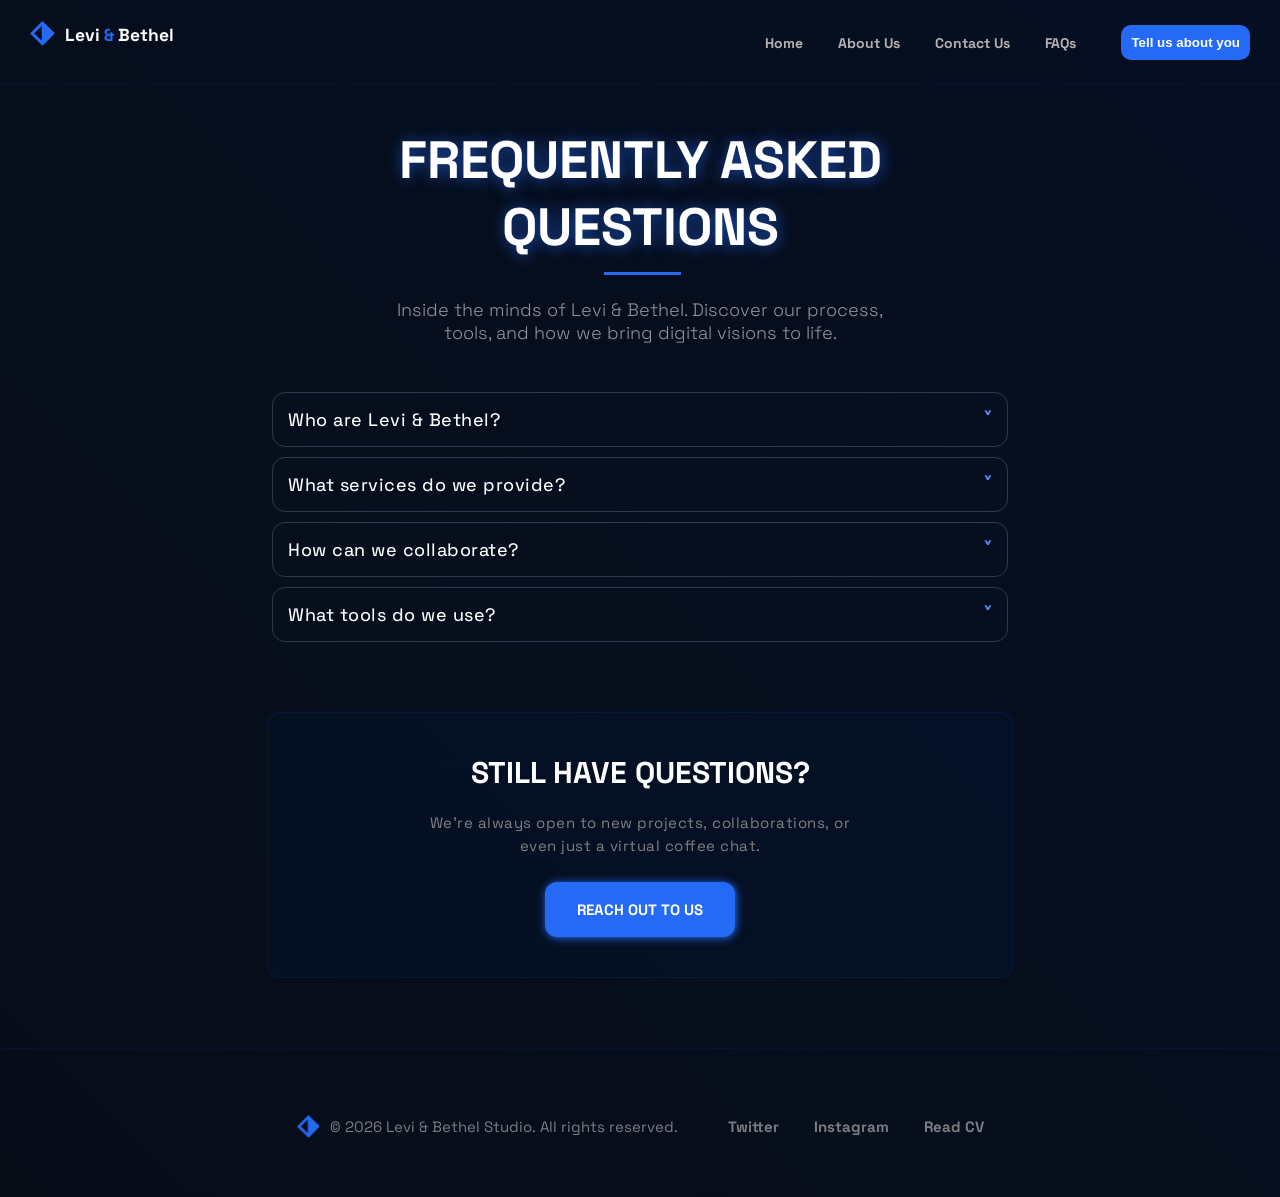
<file: pages/faq.html>
<!DOCTYPE html>
<html lang="en">
<head>
  <meta charset="UTF-8">
  <meta name="viewport" content="width=device-width, initial-scale=1.0">
  <title>Levi & Bethel</title>
  <link rel="icon" href="../assets/logo.png">
  <link rel="stylesheet" href="../styles.css">
</head>
<body>
  <nav>
    <div id="logo">
      <img src="../assets/logo.png" alt="logo">
      <h3>Levi <span style="color: #256af4">&</span> Bethel</h3>
    </div>
    <div id="pages">
      <a href="../index.html">Home</a>
      <a href="./about.html">About Us</a>
      <a href="./contact.html">Contact Us</a>
      <a href="./faq.html">FAQs</a>
      <a href="./biodata.html"><button>Tell us about you</button></a>
    </div>
  </nav>
  <hr>
  <div id="faq-box1">
    <h1>FREQUENTLY ASKED QUESTIONS</h1>
    <p>Inside the minds of Levi & Bethel. Discover our process, tools, and how we bring digital visions to life.</p>
  </div>
  <div id="faqs">
    <details>
      <summary>Who are Levi & Bethel?</summary>
      <p>We are a creative duo specializing in digital experiences, combining technical expertise with futuristic design aesthetics. Bethel handles the <span>Core Engineering</span> while Levi leads the <span>Visual Identity</span>. Together, we build products that exist at the intersection of function and art.</p>
    </details>
    <details>
      <summary>What services do we provide?</summary>
      <p>We offer a cohesive ecosystem of digital services designed to elevate brands into the future. Our core offerings include <span>End-to-End Product Development</span>, where we take a concept from initial wireframe to a fully functional, high-performance deployment. Additionally, we specialize in <span>Visual Systems & Branding</span>, creating immersive identities that resonate across digital landscapes, and <span>Interactive Motion Design</span> to ensure every user touchpoint feels fluid and intentional.</p>
    </details>
    <details>
      <summary>How can we collaborate?</summary>
      <p>Our process is built on high-touch partnership. We typically begin with a <span>Discovery Phase</span> to align our technical roadmap with your creative vision. Whether you are a startup looking for a groundbreaking MVP or an established brand seeking a visual overhaul, we operate through agile sprints to ensure transparency and rapid iteration. You can initiate the conversation by booking a consultation through our project portal—we prioritize projects that challenge the boundaries of conventional design.</p>
    </details>
    <details>
      <summary>What tools do we use?</summary>
      <p>We utilize a curated stack that balances cutting-edge performance with aesthetic flexibility. For visual architecture and interface design, we live in <span>Figma</span> and <span>Adobe Creative Cloud</span>. On the engineering front, we build robust, scalable products using <span>React, Next.js, and Three.js</span> for immersive 3D experiences. By leveraging modern frameworks and headless CMS solutions, we ensure that the "Art" Levi creates is supported by the unbreakable "Engine" Bethel builds.</p>
    </details>
  </div>

  <div class="faq-box2">
    <h1>STILL HAVE QUESTIONS?</h1>
    <p>We're always open to new projects, collaborations, or<br> even just a virtual coffee chat.</p>
    <a href="./contact.html"><button>REACH OUT TO US</button></a>
  </div>
  <button id="backToTop">&uArr;</button>
  <hr>
  <footer>
    <div>
      <img src="../assets/logo.png" alt="logo">
      <p>&copy; 2026 Levi & Bethel Studio. All rights reserved.</p>
    </div>
    <div>
      <a href="#">Twitter</a>
      <a href="#">Instagram</a>
      <a href="#">Read CV</a>
    </div>
  </footer>
  <script>
    const backToTopBtn = document.getElementById("backToTop");


    window.addEventListener("scroll", () => {
        if (document.body.scrollTop > 200 || document.documentElement.scrollTop > 200) {
            backToTopBtn.style.display = "block";
        } else {
            backToTopBtn.style.display = "none";
        }
    });

    backToTopBtn.addEventListener("click", () => {
        window.scrollTo({
            top: 0,
            behavior: "smooth"
        });
    });
</script>
</body>
</html>
</file>
<file: styles.css>
@font-face {
  font-family: 'JetBrainsMono';
  src: url("./fonts/JetBrainsMono-VariableFont_wght.ttf");
}
@font-face {
  font-family: 'SpaceHeadings';
  src: url("./fonts/SpaceGrotesk-VariableFont_wght.ttf");
}
@keyframes bgmove {
  0%{
    background-position: 0% 50%;
  }
  50%{
    background-position: 100% 50%;
  }
  100%{
    background-position: 0% 50%;
  }
}
body {
  font-family: 'JetBrainsMono', monospace;
  min-height: 100vh;
  color: #ffffff;
  margin: 0;
  background: linear-gradient(45deg, #0a0a0a, hsl(220, 90%, 10%));
  background-size: 400% 400%;
  animation: bgmove 5s ease infinite;
  font-size: 15px;
  scroll-behavior: smooth;
  overflow-x: hidden;
}

h1, h2, h3, a, footer p, #cards, #faq-box1, #faqs, .faq-box2, #bio-head1, label, #about-head, pre{
  font-family: 'SpaceHeadings', sans-serif;
}

code {
  font-family: source-code-pro, Menlo, Monaco, Consolas, 'Courier New',
    monospace;
}

hr{
  border: none;
  border-top: .5px solid hsla(220, 90%, 25%, 0.196);
}

/*Home page*/
nav{
  display: flex;
  min-height: 60px;
  height: auto;
  justify-content: space-between;
  flex-wrap: wrap;
  padding: 0 20px;
}
#logo{
  display: flex;
  gap: 10px;
  padding-top: 6px;
}
#logo img{
  height: 25px;
  padding: 15px 0 10px 10px;
  overflow: clip;
}
#pages{
  display: flex;
  gap: 35px;
  padding: 15px 0 5px 0;
  text-align: center;
  align-items: center;
  flex-wrap: wrap;
  justify-content: center;
}
#pages a, #links1 a, #links2 a{
  text-decoration: none;
  color: hsl(0, 3%, 70%);
  font-weight: bold;
  position: relative;
  font-size: 14px;
}
#pages a::after, footer a::after, #links1 a::after, #links2 a::after {
  content: "";
  position: absolute;
  left: 0;
  bottom: -3px;
  width: 0;
  height: 2px;
  background-color: #256af4;
  box-shadow: 1px 1px 5px #256af4;
  transition: width 0.3s ease;
}

#pages a:hover::after, footer a:hover::after, #links1 a:hover::after, #links2 a:hover::after {
  width: 100%;
}

#pages button{
  color:#ffffff;
  font-weight: bold;
  background-color: #256af4;
  padding: 10px;
  border-radius: 10px;
  border: none;
  margin:10px;
  transition: box-shadow 0.3s ease;
}

#pages button:hover{
  box-shadow: 1px 1px 2px #256af4;
  cursor: pointer;
}

footer{
  display: flex;
  flex-wrap: wrap;
  min-height: 100px;
  height: auto;
  padding: 20px;
  justify-content: center;
  gap: 50px;
  text-align: center;
  color: hsl(249, 3%, 50%);
  font-size: 15px;
  
}
footer div:nth-child(1){
  display: flex;
  gap: 10px;
  margin-top:auto;
  margin-bottom:auto;
}

footer div:nth-child(1) img{
  height: 23px;
  padding: 13px 0 10px 10px;
  overflow: clip;
}
footer a{
  text-decoration: none;
  color: hsl(249, 3%, 50%);
  text-align: center;
  font-weight: bold;
  position: relative;
}

footer div:nth-child(2){
  display: flex;
  gap: 35px;
  margin-right: 10px;
  text-align: center;
  align-items: center;
}

#backToTop {
  display: none;
  position: fixed;
  bottom: 70px;
  right: 20px;
  font-size: 20px;
  border: none;
  outline: none;
  background-color: hsl(249, 3%, 30%);
  color: hsl(220, 90%, 95%);
  cursor: pointer;
  padding: 10px 15px;
  border-radius: 5px;
  transition: all 0.3s ease;
}

#backToTop:hover {
  scale: 1.1;
  background-color: hsl(249, 3%, 40%);
}


#home-box1{
  display: flex;
  flex-direction: column;
  max-width: 500px;
  width: 90%;
  text-align: center;
  margin: auto;
  padding-top: 50px;
  font-family: 'SpaceHeadings', sans-serif;
  gap: 30px;
  align-items: center;
}
#home-box1 h1{
  scale: 3;
  text-shadow: 1px .5px 20px currentColor;
  transition: text-shadow 0.3s ease
}
#home-box1 h1:hover{
  text-shadow: 1px .5px 30px currentColor;
  cursor: default;
}
#home-box1 p:nth-child(1){
  scale: 0.9;
  color: #256af4;
  font-weight: bold;
  letter-spacing: 1px;
  text-shadow:1px .5px 10px hsl(220, 90%, 65%);
  background-color: hsl(220, 90%, 9%);
  border: 1px solid hsl(220, 90%, 25%);
  border-radius: 25px;
  padding: 2px;
  width: 45%
}
#home-box1 p{
  color: hsl(0, 3%, 70%);
  scale: 1.3
}
#home-box2{
  display: flex;
  justify-content: center;
  gap: 15px;
  padding: 40px 0 80px 0;
}

#home-box2 button, .faq-box2 button{
  color: #ffffff;
  font-family: 'SpaceHeadings', sans-serif;
  font-weight: bold;
  border: none;
  padding: 18px 32px;
  border-radius: 12px;
  font-size: 15px;
  cursor: pointer;
  transition: scale 0.3s ease;
}

#home-box2 button:hover, .faq-box2 button:hover{
  scale: 1.05;
}

a #b1, .faq-box2 a button{
  background: #256af4;
  box-shadow: 1px 1px 8px #256af4;
}
a #b2{
  background-color: hsl(0, 0%, 10%);
  border: 1px solid hsl(0, 0%, 20%)
}

#cards{
  display: flex;
  flex-wrap: wrap;
  width: 90%;
  margin: 50px auto;
  gap: 30px;
  justify-content: center;
}
#cards img{
  width: 100%;
  height: auto;
  max-height: 600px;
  filter: grayscale(100%);
  border-radius: 15px;
  margin: auto;
}
#card1, #card2{
  flex: 1;
  min-width: 300px;
  background-color: hsla(0, 0%, 5%, 0.587);
  display: flex;
  flex-direction: column;
  padding: 30px;
  border-radius: 15px;
  transition: box-shadow 0.3s ease;
}
#card1{
  box-shadow: .5px .5px 25px rgba(0, 255, 255, 0.3);
}
#card2{
  box-shadow: .5px .5px 25px rgba(183, 0, 255, 0.3);
}
#card1:hover{
  box-shadow: .5px .5px 40px rgba(0, 255, 255, 0.3);
}
#card2:hover{
  box-shadow: .5px .5px 40px rgba(183, 0, 255, 0.372);
}

#card1 p:nth-child(2), #card2 p:nth-child(2){
  font-weight: bold;
  font-size: 20px;
  margin-bottom: 0;
}
#card1 :nth-child(3){
  font-weight: bold;
  font-size: small;
  margin-bottom: 0;
  color: aqua;
  letter-spacing: 1px;
}
#card2 :nth-child(3){
  font-weight: bold;
  font-size: small;
  margin-bottom: 0;
  color: rgb(183, 0, 255);
  letter-spacing: 1px;
}
#card1 :nth-child(4), #card2 :nth-child(4){
  font-size: small;
  margin-bottom: 0;
  color: hsl(0, 0%, 50%);
}

#links1, #links2{
  display: flex;
  margin-top: 15px;
  gap: 10px;
}

#links1 a, #links2 a{
  font-size: 12px;
  color: hsl(0, 0%, 30%)
}

#bottom-cards{
  display: flex;
  flex-wrap: wrap;
  font-family: 'SpaceHeadings', sans-serif;
  margin: 70px auto;
  gap: 30px;
  width: 90%;

}
#bottom-card1, #bottom-card2, #bottom-card3{
  flex: 1;
  min-width: 250px;
  background-color: hsla(0, 0%, 4%, 0.274);
  border: 1px solid hsla(0, 0%, 14%, 0.584);
  border-radius: 15px;
  padding: 20px 45px;
  
}
#bottom-card1 :nth-child(1), #bottom-card2 :nth-child(1), #bottom-card3 :nth-child(1){
  font-size: 40px;
  margin-bottom: 0;
  margin-top: 0;
}

#bottom-card1 :nth-child(3), #bottom-card2 :nth-child(3), #bottom-card3 :nth-child(3){
  font-size: 10px;
  color: hsl(0, 0%, 50%);
}

/*FAQ Section*/
#faq-box1{
  display: flex;
  flex-direction: column;
  align-items: center;
  margin: auto;
  width: 40%;
  text-align: center;
}
#faq-box1 h1{
  font-size: 350%;
  position: relative;
  text-shadow: 1px 0.5px 15px #256af4ae;
  transition: text-shadow 0.3s ease;
  margin-bottom: 20px;
}
#faq-box1 h1:hover{
  text-shadow: 1px 0.5px 25px #256af4cc;
  cursor: default;
}
#faq-box1 h1::after{
  content: "";
  position: absolute;
  left: 43%;
  bottom: -15px;
  width: 15%;
  height: 3px;
  background-color: #256af4;
}

#faq-box1 p{
  font-size: 120%;
  font-weight: lighter;
  color: hsla(0, 0%, 80%, 0.719);
}

#faqs{
  display: flex;
  flex-direction: column;
  align-items: center;
  margin: auto;
  margin-top: 30px;
  gap: 10px;
  width: 55%;
}
#faqs details{
  border: 1.5px solid hsla(219, 31%, 65%, 0.302);
  width: 100%;
  padding: 15px;
  border-radius: 13px;
  transition: all 0.3s ease;
}

#faqs details summary{
  font-weight: 450;
  font-size: 120%;
  letter-spacing: .5px;
  position: relative;
  cursor: pointer;
  list-style: none;
  display: flex;
  flex-direction: row-reverse;
  justify-content: space-between;
}

#faqs details[open]{
  border: 1.5px solid #256af4b2;
  box-shadow: 1px 1px 10px #256af4b2;
  width: 100%;
  padding: 15px;
  border-radius: 13px;
}

#faqs details[open] summary::after{
  content: "";
  position: absolute;
  left: 0;
  bottom: -10px;
  width: 100%;
  height: .5px;
  background-color: hsla(0, 0%, 40%, 0.342);
  box-shadow: 1px 1px 5px hsl(0, 40%, 0.342);
}

#faqs details summary::before{
  content: "˅";
  color: hsl(220, 90%, 65%);
  font-weight: lighter;
  font-weight: bold;
  font-family: 'Gill Sans', 'Gill Sans MT', Calibri, 'Trebuchet MS', sans-serif;
}


#faqs details p{
  color: hsla(0, 0%, 80%, 0.719);
  text-align: justify;
  margin-top: 25px;
  line-height: 1.6;
}
#faqs details p span{
  color: hsl(220, 90%, 65%)
}

.faq-box2{
  display: flex;
  flex-direction: column;
  align-items: center;
  margin: auto;
  margin-top: 70px;
  margin-bottom: 70px;
  width: 55%;
  border: 1.5px solid hsla(220, 90%, 35%, 0.196);
  border-radius: 13px;
  background-color: hsla(220, 90%, 15%, 0.196);
  padding: 20px;
  padding-bottom: 40px;
}

.faq-box2 p{
  color: hsl(0, 0%, 50%);
  text-align: center;
  margin-top: 0;
  margin-bottom: 25px;
  line-height: 1.5;
  letter-spacing: .5px;
}

/*Biodata section*/
.bio-head1{
  display: flex;
  flex-direction: column;
  width: 55%;
  margin-left: 60px;
  margin-top: 20px;
}

.bio-head1 h1{
  font-size: 380%;
  margin: 0;
}

.bio-head1 h1 span{
  color: #256af4;
  font-style: italic;
}

.bio-head1 p{
  font-family: 'SpaceHeadings', sans-serif;
  color: hsl(216, 17%, 72%);
  margin-top: 5px;
  width: 75%;
}

.form1{
  display: flex;
  flex-direction: column;
  margin: 50px auto 70px;
  align-items: center;
  width: 90%;
  max-width: 800px;
  background-color: hsla(200, 3%, 19%, 0.386);
  border: 1.5px solid hsla(200, 3%, 19%, 0.434);
  border-radius: 15px;
  padding: 20px;
  transition: all 0.3s ease;
}
.form1:hover{
  box-shadow: 1px 0.5px 15px #256af4ae;
}

.title{
  display: flex;
  font-size: 120%;
  width: 100%;
  letter-spacing: 1px;
}
.title img{
  height: 23px;
  padding: 23px 10px 10px 10px;
  overflow: clip;
}
#name-email, #company-info{
  display: flex;
  flex-wrap: wrap;
  width: 100%;
  gap: 20px
}

#company-info{
  gap: 30px;
}
#name, #email, #subject, #message{
  display: flex;
  flex-direction: column;
  gap: 5px;
}

#name, #email, #comp-name, #comp-role{
  flex: 1;
  min-width: 200px;
}

input, textarea{
  border: 1px solid hsla(218, 37%, 40%, 0.302);
  background-color: hsla(218, 37%, 28%, 0.302);
  color: #ffffff;
  padding: 13px;
  border-radius: 5px;
  transition: border 0.3s ease;
}

input:hover, textarea:hover{
  border: 1px solid #256af4
}

.form1 label{
  font-size: small;
  letter-spacing: 1px;
  color: hsl(216, 17%, 72%);
}
#subject{
  display: flex;
  margin: 25px;
  width: 100%;
}
#message{
  display: flex;
  width: 100%;
  margin-bottom: 35px;
}
#message textarea{
  height: 100px;
}

#show, #details :nth-child(4){
  transition: text-shadow 0.3s ease;
  cursor: pointer;
}
#show:hover, #details :nth-child(4):hover{
  text-shadow: 1px .5px 5px hsl(220, 90%, 65%);
}
textarea::placeholder, input::placeholder{
  font-family: 'SpaceHeadings', sans-serif;
  color: hsla(219, 31%, 85%, 0.302);
}

input[type="checkbox"]{
  accent-color: hsla(220, 90%, 15%, 0.532);
}
input[type="checkbox"]:not(:checked){
  opacity: .5;
}
input[type="checkbox"]:checked{
  opacity: .6;
  background-color: hsla(220, 90%, 15%, 0.196);
}

#project-part{
  display: none;
  width: 100%;
}

#basics{
  display: flex;
  flex-direction: column;
  gap: 5px;
  margin-bottom: 45px;
}

#pname{
  margin-bottom: 20px;
}

#comp-name, #comp-role{
  display: flex;
  flex-direction: column;
  gap: 5px;
  width: 48%;
}
#budget{
  margin-top: 40px;
  margin-bottom: 45px;
}

#budget #heads{
  display: flex;
  width: 100%;
  justify-content: space-between;
  margin-top: 30px;
  margin-bottom: 0;
}

#budget #heads pre{
  font-size: 70%;
  color: #256af4ae;
  font-weight: bold;
  letter-spacing: 1px;
  background-color: #256af41f;
  border: 1px solid #256af4ae;
  border-radius: 25px;
  padding: 2px 10px 2px 10px;
  margin-bottom: 25px;
}
#slide{
  width: 100%;
  margin-top: -15px;
}
#slider{
  width: 95%;
  appearance: none;
  border:none;
  background: transparent;
}
#slider::-webkit-slider-runnable-track{
  height: 7px;
  background: hsla(218, 37%, 28%, 0.302);
  border-radius: 15px;
}

#slider::-webkit-slider-thumb{
  appearance: none;
  width: 15px;
  height: 15px;
  background: #ffffff;
  border-radius: 50%;
  box-shadow: 1px .5px 10px #256af4d0;
  margin-top: -4px;
  cursor: pointer;
  transition: box-shadow 0.3s ease;
}

#slider::-webkit-slider-thumb:hover{
  box-shadow: 1px .5px 20px #256af4;
}
#labels{
  display: flex;
  justify-content: space-between;
  font-family: 'SpaceHeadings', sans-serif;
  font-size: 70%;
  color: hsla(220, 90%, 85%, 0.493);
  margin: auto;
}

#selected{
  font-family: 'SpaceHeadings', sans-serif;
  font-size: 85%;
  color: hsla(220, 90%, 85%, 0.493);
}
#selected span{
  color: #256af4b6;
  text-shadow: 1px .5px 10px currentColor;
}

#heads2{
  display: flex;
  flex-direction: column;
  width: 50%;
  margin-top: 30px;
  gap: 5px;
}
#details{
  margin-top: 40px;
  display: flex;
  flex-direction: column;
  gap: 5px;
}

#details label:nth-child(1){
  margin-top: 30px;
}

#details textarea{
  height: 100px;
}

#details :nth-child(4){
  margin-top: 20px;
}
#form-button button img{
  height: 23px;
  margin: 0 0 -5px 5px;
  overflow: clip;
}
#form-button button{
  font-family: 'SpaceHeadings', sans-serif;
  font-weight: 450;
  font-size: 110%;
  padding: 15px;
  width: 35%;
  border-radius: 7px;
  border: none;
  background-color: #256af4;
  box-shadow: 1px .5px 15px #256af496;
  color: #ffffff;
  letter-spacing: .6px;
  transition: all 0.3s ease;
}

#form-button button:hover{
  scale: 1.05;
  box-shadow: 1px .5px 20px #256af496;
}
#form-button{
  display: flex;
  width: 100%;
  justify-content: space-between;
  margin-top: 100px;
  margin-bottom: 10px;
}

.form1 p{
  font-family: 'SpaceHeadings', sans-serif;
  width: 100%;
  font-size: 75%;
  color: hsla(219, 31%, 85%, 0.302);
}

#bio-head2{
  display: flex;
  flex-direction: column;
  margin: auto;
  margin-top: 100px;
  margin-bottom: 60px;
  width: 60%;
  align-items: center;
  background: radial-gradient( #518ef753, hsla(206, 7%, 21%, 0.249));
  border-radius: 15px;
  padding: 40px 20px 60px 20px;
  font-family: 'SpaceHeadings', sans-serif;
  gap: 10px;
  transition: box-shadow 0.3s ease
}

#bio-head2:hover{
  box-shadow: 1px .5px 15px #518ef753;
}

#bio-head2 h3{
  font-size: 140%;
}

#bio-head2 p{
  color: hsla(220, 32%, 85%, 0.475);
  margin-top: 0;
}

#bio-head2 a{
  text-decoration: none;
  color: #256af4;
  font-weight: bold;
}

/*Contact section*/
#connect-div{
  display: flex;
  flex-direction: column;
  gap: 20px;
}
.connect-box{
  display: flex;
  margin: auto;
  align-items: center;
  text-align: center;
  justify-content: space-between;
}
.connect-box p{
  font-size: 200%;
  color: #ffffff;
  font-weight: bold;
  text-shadow: 1px .5px 45px hsla(220, 90%, 65%, 0.667);
}

.connect-cards{
  display: flex;
  width: 70%;
  margin: auto 20px;
  justify-content: space-between;
  align-items: center;
  margin-top: 30px;
  background-color: hsla(218, 37%, 28%, 0.302);
  border: 1px solid hsla(218, 37%, 25%, 0.302);
  padding: 30px;
  border-radius: 15px;
  transition: box-shadow 0.3s ease;
}

.connect-cards:hover{
  box-shadow: 1px .5px 10px hsla(220, 91%, 75%, 0.329);
}

.img-card{
  width: 32%;
  border-radius: 15px;
  border: 1px solid hsla(206, 7%, 41%, 0.249);
  filter: grayscale(100%);
}

.contacts{
  display: flex;
  flex-direction: column;
  gap: 12px;
  scale: 85%;
}
.contact{
  display: flex;
  align-items: center;
  text-align: left;
  gap: 7px;
  border: 1px solid hsla(206, 7%, 41%, 0.249);
  border-radius: 30px;
  background-color: hsla(200, 3%, 13%, 0.386);
  padding: 10px 20px;
  transition: all 0.3s ease;
  width: 100%;
}

.contact:hover{
  scale: 1.03;
  box-shadow: 1px .5px 5px hsla(218, 37%, 28%, 0.302);
  cursor: pointer;
}

.contact img{
  height: 23px;
  overflow: clip;
}

.contact a{
  text-decoration: none;
  color: #256af4;
  font-size: 110%;
  font-weight: 500;
  width: 100%;
}

#contact-faq{
  margin-top: 100px;
  width: 70%;
}

/*About section*/
#about-head{
  display: flex;
  flex-direction: column;
  margin-left: 30px;
  margin-top: 20px;
  margin-bottom: 30px;
}
#about-head pre{
  font-size: 70%;
  letter-spacing: .5px;
  color: hsl(220, 90%, 65%);
}

#about-head h1{
  margin-top: 0;
  margin-bottom: 0;
  font-size: 370%;
}
#about-head p{
  font-size: 110%;
  color: hsla(220, 32%, 85%, 0.475);
}
#about-boxes{
  display: flex;
  flex-wrap: wrap;
  width: 100%;
  gap: 20px;
}
#timeline{
  flex: 1;
  display:flex;
  flex-direction: column;
  background-color: hsla(218, 37%, 28%, 0.302);
  margin: 0 20px;
  margin-left: 30px;
  width: 22%;
  padding: 15px;
  padding-right: 0;
  border-radius: 10px;
  border: 1.5px solid hsla(218, 37%, 40%, 0.302);
  max-height: 520px;
  height: auto;
}
#timeline .title{
  width: 50%;
}
#timeline .title img{
  margin-top: 15px;
}

#time{
  display: flex;
  font-family: 'SpaceHeadings', sans-serif;
}
#timeline-slider{
  scale: 2.5;
  rotate: 90deg;
  appearance: none;
  border:none;
  background: transparent;
  margin: -10px -60px 0 -60px;
}
#timeline-slider::-webkit-slider-runnable-track{
  height: .5px;
  background: hsla(218, 37%, 28%, 0.302);
  border-radius: 15px;
}

#timeline-slider::-webkit-slider-thumb{
  appearance: none;
  width: 4px;
  height: 4px;
  background: #ffffff;
  border-radius: 50%;
  box-shadow: .5px .25px 5px hsla(220, 90%, 75%, 0.874);
  margin-top: -1.6px;
  cursor: pointer;
  transition: box-shadow 0.3s ease;
}

#timeline-slider::-webkit-slider-thumb:hover{
  box-shadow: .5px .25px 7px hsla(220, 90%, 85%, 0.874);
}

#timeline-labels{
  display: flex;
  flex-direction: column;
  margin-top: 0;
  gap: 40px;
}
#timeline-labels span{
  color: #256af4;
  font-size: 75%;
}
#timeline-labels p{
  font-size: 95%;
  font-weight: bold;
}

#timeline-progress{
  width: 20%;
  height: max-content;
  margin: 80px 0 0 50px;
  font-size: 80%;
  padding: 15px;
  background-color: hsla(218, 37%, 28%, 0.302);
  border-radius: 10px;
  border: 1px solid #256af44e;
  color: hsla(0, 0%, 100%, 0.799);
}
#about-us{
  flex: 2;
  display: flex;
  flex-direction: column;
  gap: 30px;
  min-width: 300px;
  margin: 0 20px;
}

.card-head{
  display: flex;
  gap: 15px;
  margin-left: 25px;
  position: relative;
}

.card-head::before{
  content: "";
  position: absolute;
  left: -42px;
  bottom: 38px;
  width: 4%;
  height: 3px;
  rotate: 90deg;
  background-color: #256af4;
  box-shadow: 1px 1px 5px #256af4;
}

.card-head p{
  font-family: 'SpaceHeadings', sans-serif;
  color: hsla(220, 32%, 85%, 0.475);
  margin-top: 29px;
}
.about-card{
  background-color: hsla(218, 37%, 28%, 0.302);
  border: 1.5px solid hsla(218, 37%, 40%, 0.302);
  border-radius: 15px;
  padding: 30px;
  width: 70%;
  font-family: 'SpaceHeadings', sans-serif;
}
.about-img{
  width: 17%;
  border-radius: 10px;
  border: 1.8px solid hsla(218, 37%, 40%, 0.311);
  filter: grayscale(100%);
}

.about-card p{
  color: hsla(219, 52%, 94%, 0.58);
  font-size: 90%;
}

.skills{
  display: flex;
  font-size: 70%;
  gap: 10px;
}

.skills span{
  color: #256af4;
  font-weight: bold;
  letter-spacing: 1px;
  background-color: hsl(220, 90%, 9%);
  border: 1px solid hsl(220, 90%, 25%);
  border-radius: 25px;
  padding: 2px 8px;
  margin-bottom: 10px;
}

.bottom-bit{
  display: flex;
  justify-content: space-between;
  margin-top: 10px;
}

.bottom-bit .icons{
  display: flex;
  gap: 10px;
}
.bottom-bit .icons img{
  filter: grayscale(70%);
  opacity: 0.7;
  width: 25px;
  height: 25px;
}

.bottom-bit a{
  text-decoration: none;
  color: #ffffff;
  font-weight: 470;
  background-color: hsla(219, 52%, 34%, 0.388);
  padding: 5px 15px;
  border-radius: 6px;
  transition: scale 0.3s ease;
}

.bottom-bit a:hover{
  scale: 1.02;
}

#about-bottom{
  margin: auto;
  margin-top: 100px;
  display: flex;
  flex-direction: column;
  margin-bottom: 30px;
  width: 92%;
  align-items: center;
  background: radial-gradient( #518ef753, hsla(206, 7%, 21%, 0.249));
  border-radius: 15px;
  padding: 40px 20px 60px 20px;
  font-family: 'SpaceHeadings', sans-serif;
  gap: 10px;
}

#about-bottom h3{
  font-size: 190%;
}

#about-bottom p{
  color: hsla(220, 32%, 85%, 0.475);
  margin-top: 0;
  text-align: center;
  font-size: 90%;
}

#about-bottom a{
  text-decoration: none;
  color: #ffffff;
  font-weight: bold;
  font-size: 80%;
  background-color: #256af4;
  padding: 10px 30px;
  border-radius: 8px;
  transition: scale 0.3s ease;
}

#about-bottom a:hover{
  scale: 1.02;
}

/* --- MEDIA QUERIES FOR MOBILE DEVICES --- */
@media (max-width: 768px) {
  #home-box1 h1 {
    font-size: 3rem;
    scale: 1;
  }

  #home-box1 p:nth-child(1) {
    width: 80%;
  }

  nav {
    justify-content: center;
    flex-direction: column;
    align-items: center;
  }

  #pages {
    gap: 15px;
  }

  .bio-head1 {
    margin-left: 20px;
    width: 90%;
  }

  .bio-head1 h1 {
    font-size: 2.5rem;
  }

  #faq-box1 {
    width: 90%;
  }

  #faqs {
    width: 90%;
  }

  #about-head h1 {
    font-size: 2.5rem;
  }

  #timeline {
    order: 2;
  }

  #time {
    flex-direction: column;
    align-items: center;
  }

  #timeline-slider {
    rotate: 0deg;
    margin: 20px 0;
    width: 100%;
    scale: 1;
  }

  #timeline-progress {
    width: 90%;
    margin: 20px 0;
  }

  .connect-box {
    flex-direction: column !important;
  }

  .connect-cards {
    width: 100%;
    flex-direction: column;
  }

  .img-card {
    width: 60%;
    margin-bottom: 20px;
  }

  #form-button {
    flex-direction: column;
    gap: 20px;
    align-items: center;
  }

  #form-button button {
    width: 100%;
  }
}
</file>
